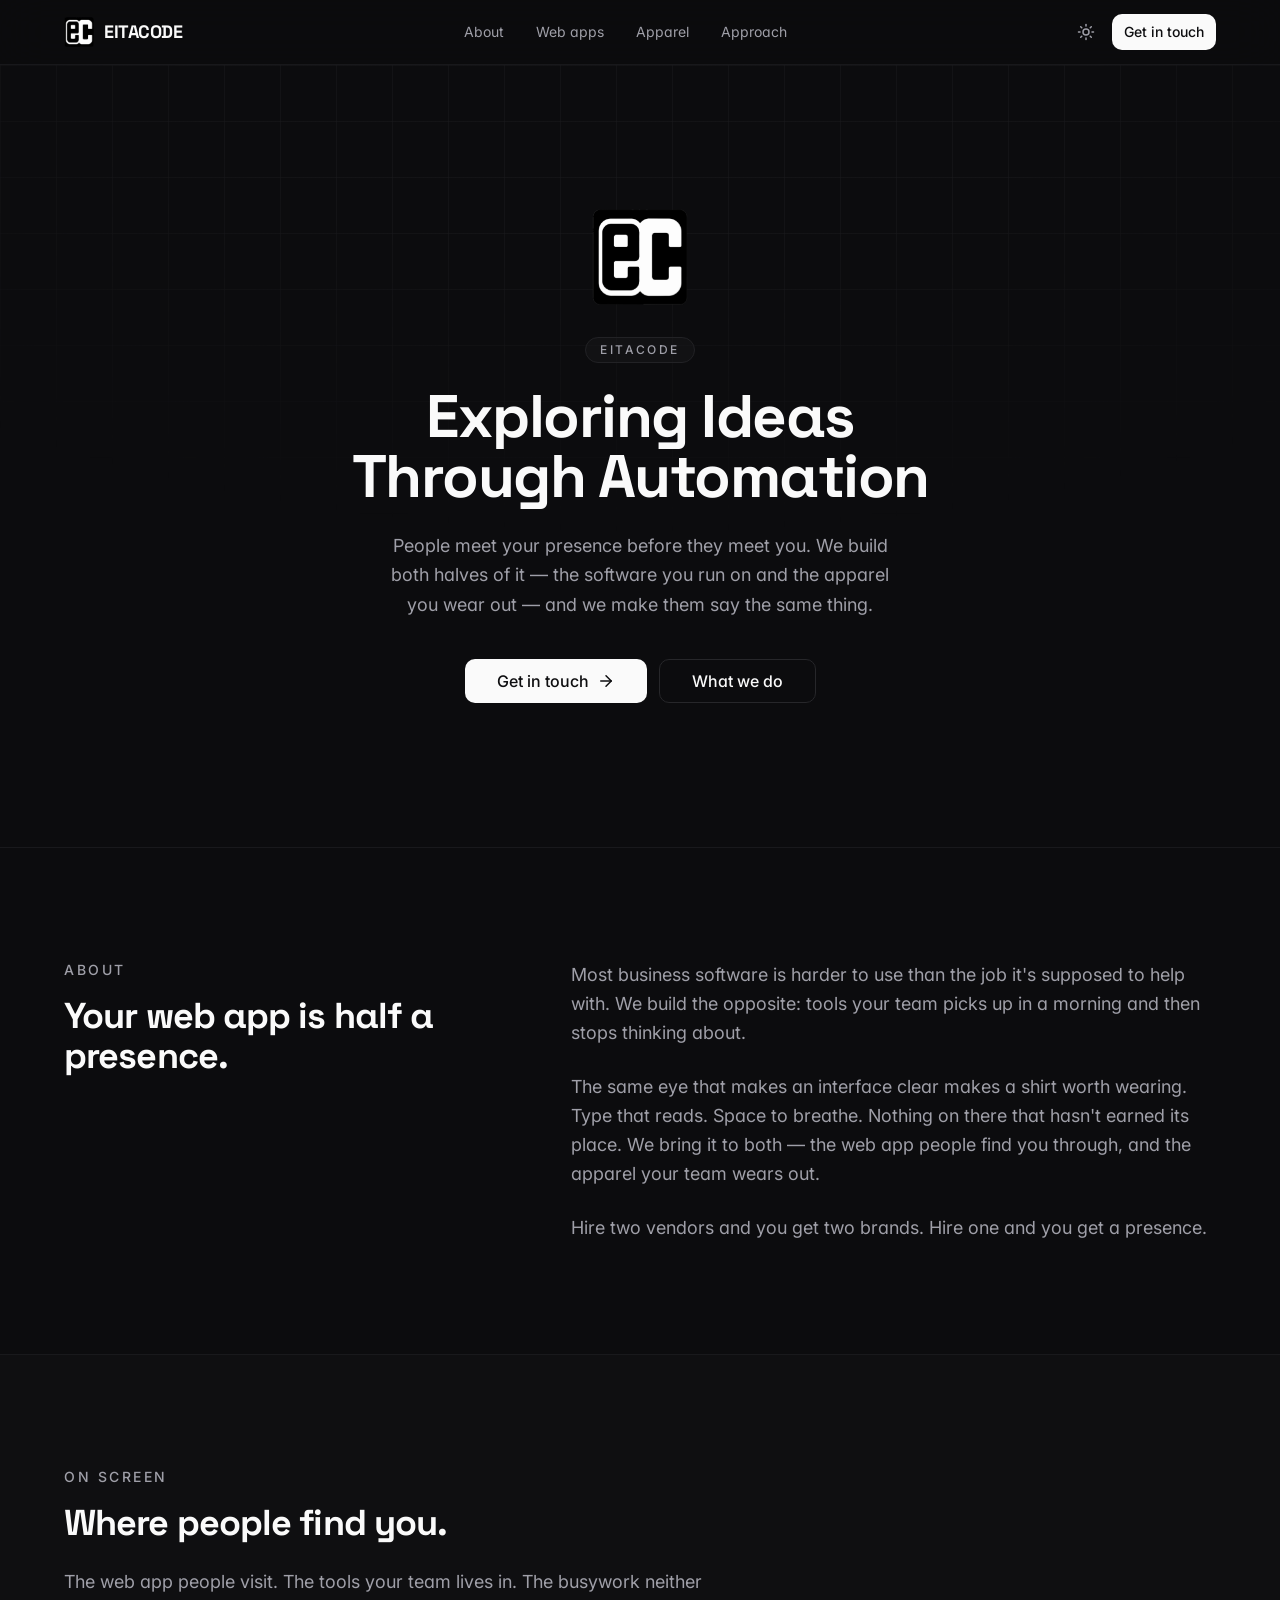
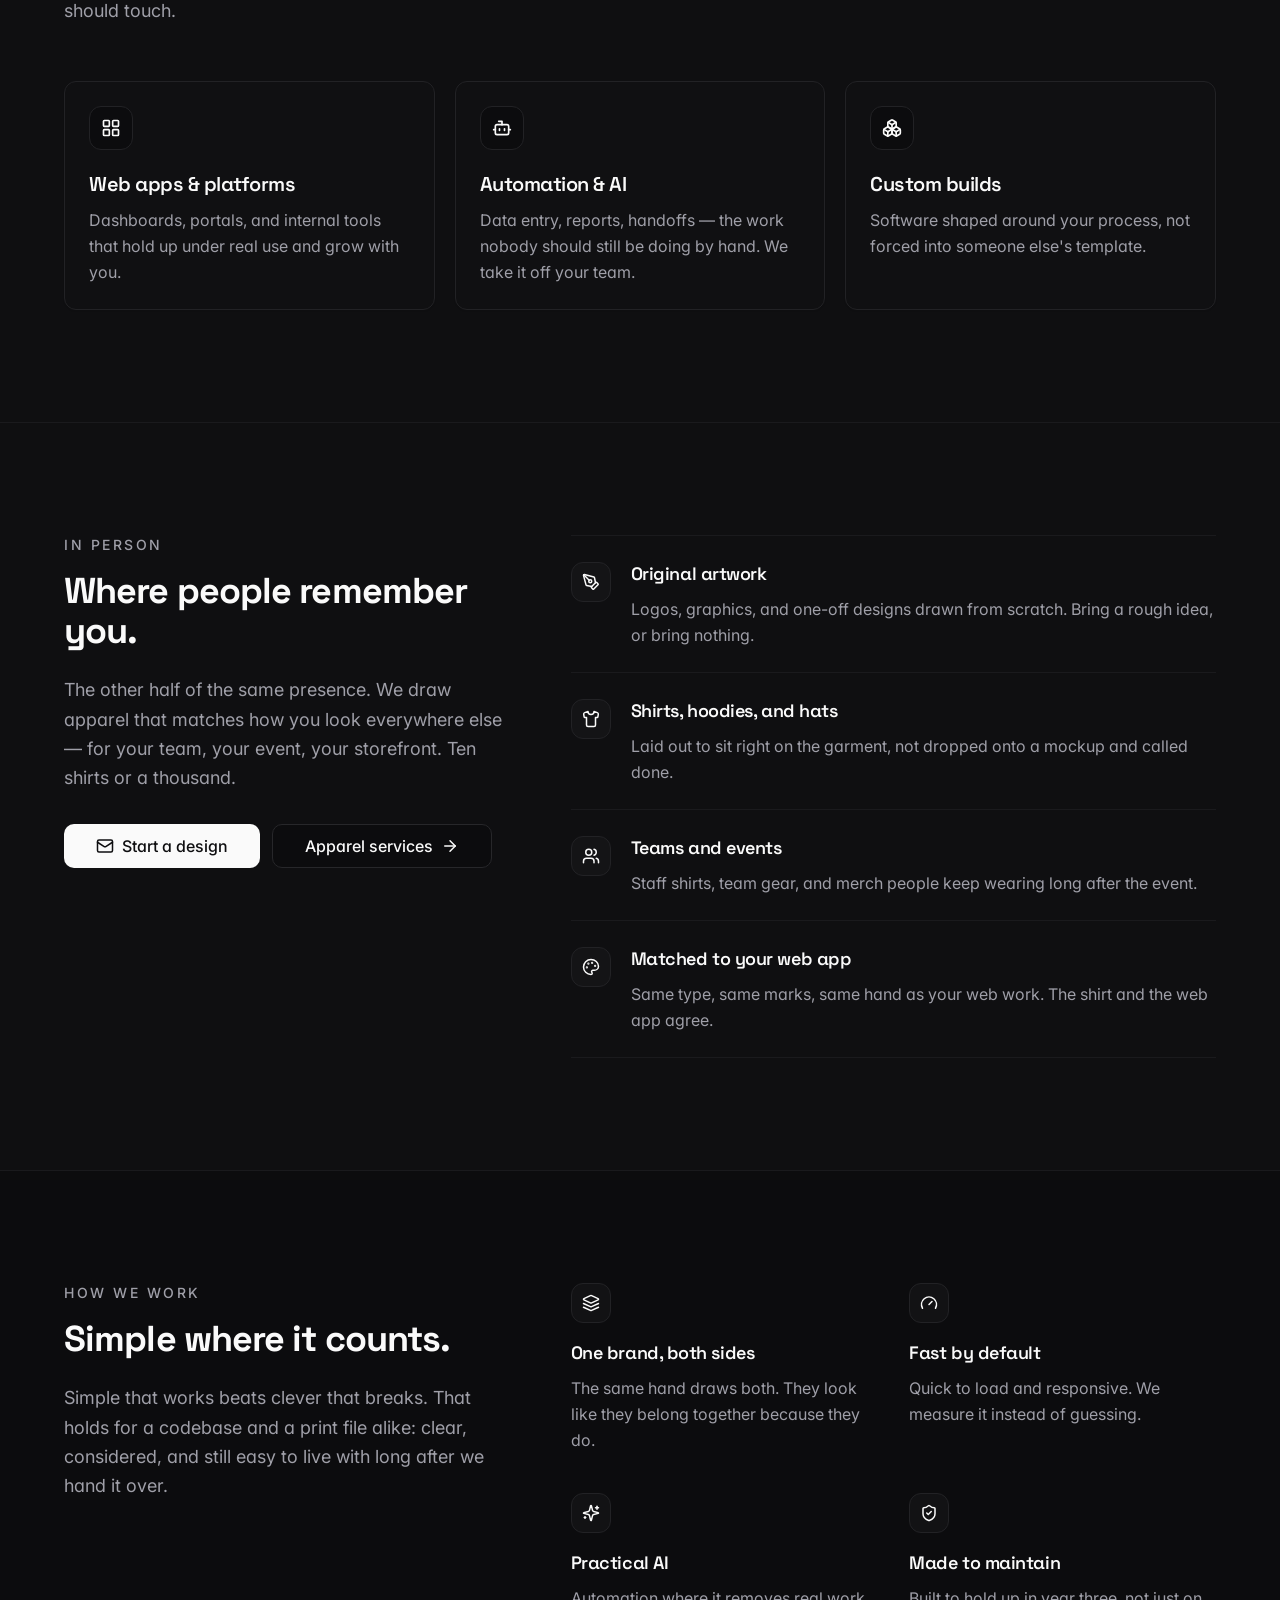
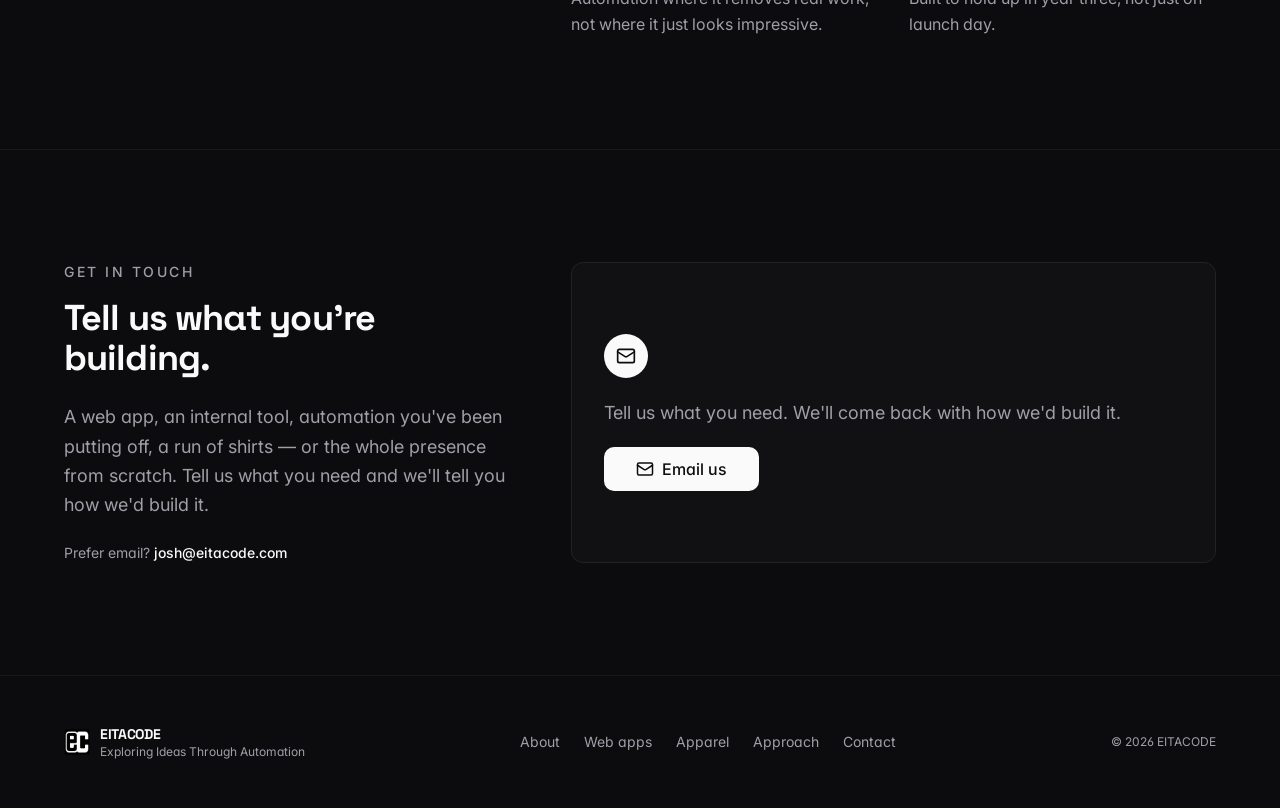
<file: index.html>
<!doctype html>
<html lang="en">
	<head>
		<meta charset="utf-8" />
		<link rel="icon" type="image/png" href="./logo-dark-mode.png" />
		<link rel="apple-touch-icon" href="./logo-dark-mode.png" />
		<meta name="viewport" content="width=device-width, initial-scale=1" />
		<meta
			name="description"
			content="EITACODE builds both halves of your presence: the software you run on and the apparel you wear out. Web apps, AI-assisted automation, and custom apparel design from the same hand."
		/>
		<meta name="theme-color" content="#0a0a0b" />

		<!-- Social / Open Graph -->
		<meta property="og:type" content="website" />
		<meta property="og:title" content="EITACODE — Exploring Ideas Through Automation" />
		<meta
			property="og:description"
			content="Both halves of your presence, from the same hand. Web apps, automation, and custom apparel design."
		/>
		<meta name="twitter:card" content="summary_large_image" />

		<!-- Fonts: Space Grotesk (display) + Inter (body) -->
		<link rel="preconnect" href="https://fonts.googleapis.com" />
		<link rel="preconnect" href="https://fonts.gstatic.com" crossorigin />
		<link
			href="https://fonts.googleapis.com/css2?family=Inter:wght@400;500;600&family=Space+Grotesk:wght@500;600;700&display=swap"
			rel="stylesheet"
		/>

		<script>
			// Apply theme before first paint to avoid a flash of the wrong theme.
			// EITACODE is dark-mode-first: default to dark unless the visitor has
			// explicitly chosen light.
			(function () {
				try {
					var stored = localStorage.getItem('theme');
					document.documentElement.classList.toggle('dark', stored !== 'light');
				} catch (e) {
					document.documentElement.classList.add('dark');
				}
			})();
		</script>
		<link href="./_app/immutable/entry/start.CfRuFoFL.js" rel="modulepreload">
		<link href="./_app/immutable/chunks/BXRbO9mi.js" rel="modulepreload">
		<link href="./_app/immutable/chunks/wCVaY_Od.js" rel="modulepreload">
		<link href="./_app/immutable/entry/app.B_jtZFco.js" rel="modulepreload">
		<link href="./_app/immutable/chunks/BOhk_5AO.js" rel="modulepreload">
		<link href="./_app/immutable/nodes/0.ezoejJN5.js" rel="modulepreload">
		<link href="./_app/immutable/nodes/2.CEtzB9de.js" rel="modulepreload">
		<link href="./_app/immutable/chunks/CFaw5aOH.js" rel="modulepreload">
		<title>EITACODE — Exploring Ideas Through Automation</title><!-- HEAD_svelte-1tvi328_START --><!-- HEAD_svelte-1tvi328_END -->
		<link href="./_app/immutable/assets/0.Di1r-ZXx.css" rel="stylesheet">
	</head>
	<body
		data-sveltekit-preload-data="hover"
		class="min-h-dvh bg-background text-foreground antialiased"
	>
		<div style="display: contents">   <header class="sticky top-0 z-50 w-full border-b border-border/60 bg-background/70 backdrop-blur-xl"><div class="container flex h-16 items-center justify-between gap-4"><a href="#top" class="flex items-center gap-2.5 font-display text-lg font-bold tracking-tight"><img src="/logo-light-mode.png" width="30" height="30" alt="EITACODE" decoding="async" class="block shrink-0 dark:hidden"> <img src="/logo-dark-mode.png" width="30" height="30" alt="" aria-hidden="true" decoding="async" class="hidden shrink-0 dark:block"> <span data-svelte-h="svelte-3pof82">EITACODE</span></a> <nav class="hidden items-center gap-8 md:flex"><a href="#philosophy" class="text-sm text-muted-foreground transition-colors hover:text-foreground">About </a><a href="#build" class="text-sm text-muted-foreground transition-colors hover:text-foreground">Web apps </a><a href="#apparel" class="text-sm text-muted-foreground transition-colors hover:text-foreground">Apparel </a><a href="#approach" class="text-sm text-muted-foreground transition-colors hover:text-foreground">Approach </a></nav> <div class="flex items-center gap-2"><button type="button" class="inline-flex h-9 w-9 items-center justify-center rounded-md text-muted-foreground transition-colors hover:bg-accent hover:text-foreground focus-visible:outline-none focus-visible:ring-2 focus-visible:ring-ring" aria-label="Switch to light mode"><svg xmlns="http://www.w3.org/2000/svg" width="18" height="18" viewBox="0 0 24 24" fill="none" stroke="currentColor" stroke-width="2" stroke-linecap="round" stroke-linejoin="round" class="lucide-icon lucide lucide-sun"><circle cx="12" cy="12" r="4"></circle><path d="M12 2v2"></path><path d="M12 20v2"></path><path d="m4.93 4.93 1.41 1.41"></path><path d="m17.66 17.66 1.41 1.41"></path><path d="M2 12h2"></path><path d="M20 12h2"></path><path d="m6.34 17.66-1.41 1.41"></path><path d="m19.07 4.93-1.41 1.41"></path></svg></button> <a href="#contact" class="items-center justify-center gap-2 whitespace-nowrap text-sm font-medium ring-offset-background transition-colors focus-visible:outline-none focus-visible:ring-2 focus-visible:ring-ring focus-visible:ring-offset-2 disabled:pointer-events-none disabled:opacity-50 bg-primary text-primary-foreground hover:bg-primary/90 h-9 rounded-md px-3 hidden sm:inline-flex">Get in touch</a></div></div></header> <main><section id="top" class="relative overflow-hidden border-b border-border/60"><div class="pointer-events-none absolute inset-0 grid-backdrop opacity-70" aria-hidden="true"></div> <div class="container relative flex flex-col items-center py-28 text-center sm:py-36"><div class="mb-8 animate-fade-up"><img src="/logo-light-mode.png" width="96" height="96" alt="EITACODE" decoding="async" class="block shrink-0 dark:hidden"> <img src="/logo-dark-mode.png" width="96" height="96" alt="" aria-hidden="true" decoding="async" class="hidden shrink-0 dark:block"></div> <span class="animate-fade-up mb-6 inline-flex items-center rounded-full border border-border bg-secondary/40 px-3.5 py-1 text-xs font-medium uppercase tracking-[0.2em] text-muted-foreground" data-svelte-h="svelte-86vnze">EITACODE</span> <h1 class="animate-fade-up max-w-4xl font-display text-4xl font-bold leading-[1.08] tracking-tight sm:text-6xl" data-svelte-h="svelte-dhobaq">Exploring Ideas<br class="hidden sm:block"> Through Automation</h1> <p class="animate-fade-up mt-6 max-w-2xl text-balance text-lg leading-relaxed text-muted-foreground" data-svelte-h="svelte-16765hf">People meet your presence before they meet you. We build both halves of it — the software you
			run on and the apparel you wear out — and we make them say the same thing.</p> <div class="animate-fade-up mt-10 flex flex-col gap-3 sm:flex-row"><a href="#contact" class="inline-flex items-center justify-center gap-2 whitespace-nowrap font-medium ring-offset-background transition-colors focus-visible:outline-none focus-visible:ring-2 focus-visible:ring-ring focus-visible:ring-offset-2 disabled:pointer-events-none disabled:opacity-50 bg-primary text-primary-foreground hover:bg-primary/90 h-11 rounded-md px-8 text-base">Get in touch
				<svg xmlns="http://www.w3.org/2000/svg" width="18" height="18" viewBox="0 0 24 24" fill="none" stroke="currentColor" stroke-width="2" stroke-linecap="round" stroke-linejoin="round" class="lucide-icon lucide lucide-arrow-right"><path d="M5 12h14"></path><path d="m12 5 7 7-7 7"></path></svg></a> <a href="#build" class="inline-flex items-center justify-center gap-2 whitespace-nowrap font-medium ring-offset-background transition-colors focus-visible:outline-none focus-visible:ring-2 focus-visible:ring-ring focus-visible:ring-offset-2 disabled:pointer-events-none disabled:opacity-50 border border-input bg-background hover:bg-accent hover:text-accent-foreground h-11 rounded-md px-8 text-base">What we do</a></div></div></section> <section id="philosophy" class="border-b border-border/60" data-svelte-h="svelte-t7p601"><div class="container grid gap-10 py-24 sm:py-28 md:grid-cols-12 md:gap-16"><div class="md:col-span-5"><p class="mb-4 text-sm font-medium uppercase tracking-[0.18em] text-muted-foreground">About</p> <h2 class="font-display text-3xl font-bold leading-tight tracking-tight sm:text-4xl">Your web app is half a presence.</h2></div> <div class="space-y-6 text-lg leading-relaxed text-muted-foreground md:col-span-7"><p>Most business software is harder to use than the job it&#39;s supposed to help with. We build
				the opposite: tools your team picks up in a morning and then stops thinking about.</p> <p>The same eye that makes an interface clear makes a shirt worth wearing. Type that reads.
				Space to breathe. Nothing on there that hasn&#39;t earned its place. We bring it to both — the
				web app people find you through, and the apparel your team wears out.</p> <p>Hire two vendors and you get two brands. Hire one and you get a presence.</p></div></div></section> <section id="build" class="border-b border-border/60 bg-secondary/20"><div class="container py-24 sm:py-28"><div class="mb-14 max-w-2xl" data-svelte-h="svelte-1q05svw"><p class="mb-4 text-sm font-medium uppercase tracking-[0.18em] text-muted-foreground">On screen</p> <h2 class="font-display text-3xl font-bold leading-tight tracking-tight sm:text-4xl">Where people find you.</h2> <p class="mt-6 text-lg leading-relaxed text-muted-foreground">The web app people visit. The tools your team lives in. The busywork neither should touch.</p></div> <div class="grid gap-5 md:grid-cols-3"><div class="rounded-xl border text-card-foreground shadow-sm h-full bg-card/60 transition-colors hover:border-foreground/20"><div class="flex flex-col space-y-1.5 p-6"><div class="mb-4 inline-flex h-11 w-11 items-center justify-center rounded-lg border border-border bg-background text-foreground"><svg xmlns="http://www.w3.org/2000/svg" width="20" height="20" viewBox="0 0 24 24" fill="none" stroke="currentColor" stroke-width="2" stroke-linecap="round" stroke-linejoin="round" class="lucide-icon lucide lucide-layout-grid"><rect width="7" height="7" x="3" y="3" rx="1"></rect><rect width="7" height="7" x="14" y="3" rx="1"></rect><rect width="7" height="7" x="14" y="14" rx="1"></rect><rect width="7" height="7" x="3" y="14" rx="1"></rect></svg></div> <h3 class="font-display text-xl font-semibold leading-tight tracking-tight">Web apps &amp; platforms</h3> <p class="text-muted-foreground pt-1 text-base leading-relaxed">Dashboards, portals, and internal tools that hold up under real use and grow with you.</p> </div> </div><div class="rounded-xl border text-card-foreground shadow-sm h-full bg-card/60 transition-colors hover:border-foreground/20"><div class="flex flex-col space-y-1.5 p-6"><div class="mb-4 inline-flex h-11 w-11 items-center justify-center rounded-lg border border-border bg-background text-foreground"><svg xmlns="http://www.w3.org/2000/svg" width="20" height="20" viewBox="0 0 24 24" fill="none" stroke="currentColor" stroke-width="2" stroke-linecap="round" stroke-linejoin="round" class="lucide-icon lucide lucide-bot"><path d="M12 8V4H8"></path><rect width="16" height="12" x="4" y="8" rx="2"></rect><path d="M2 14h2"></path><path d="M20 14h2"></path><path d="M15 13v2"></path><path d="M9 13v2"></path></svg></div> <h3 class="font-display text-xl font-semibold leading-tight tracking-tight">Automation &amp; AI</h3> <p class="text-muted-foreground pt-1 text-base leading-relaxed">Data entry, reports, handoffs — the work nobody should still be doing by hand. We take it off your team.</p> </div> </div><div class="rounded-xl border text-card-foreground shadow-sm h-full bg-card/60 transition-colors hover:border-foreground/20"><div class="flex flex-col space-y-1.5 p-6"><div class="mb-4 inline-flex h-11 w-11 items-center justify-center rounded-lg border border-border bg-background text-foreground"><svg xmlns="http://www.w3.org/2000/svg" width="20" height="20" viewBox="0 0 24 24" fill="none" stroke="currentColor" stroke-width="2" stroke-linecap="round" stroke-linejoin="round" class="lucide-icon lucide lucide-boxes"><path d="M2.97 12.92A2 2 0 0 0 2 14.63v3.24a2 2 0 0 0 .97 1.71l3 1.8a2 2 0 0 0 2.06 0L12 19v-5.5l-5-3-4.03 2.42Z"></path><path d="m7 16.5-4.74-2.85"></path><path d="m7 16.5 5-3"></path><path d="M7 16.5v5.17"></path><path d="M12 13.5V19l3.97 2.38a2 2 0 0 0 2.06 0l3-1.8a2 2 0 0 0 .97-1.71v-3.24a2 2 0 0 0-.97-1.71L17 10.5l-5 3Z"></path><path d="m17 16.5-5-3"></path><path d="m17 16.5 4.74-2.85"></path><path d="M17 16.5v5.17"></path><path d="M7.97 4.42A2 2 0 0 0 7 6.13v4.37l5 3 5-3V6.13a2 2 0 0 0-.97-1.71l-3-1.8a2 2 0 0 0-2.06 0l-3 1.8Z"></path><path d="M12 8 7.26 5.15"></path><path d="m12 8 4.74-2.85"></path><path d="M12 13.5V8"></path></svg></div> <h3 class="font-display text-xl font-semibold leading-tight tracking-tight">Custom builds</h3> <p class="text-muted-foreground pt-1 text-base leading-relaxed">Software shaped around your process, not forced into someone else's template.</p> </div> </div></div></div></section> <section id="apparel" class="border-b border-border/60 bg-secondary/20"><div class="container grid gap-12 py-24 sm:py-28 md:grid-cols-12 md:gap-16"><div class="md:col-span-5"><p class="mb-4 text-sm font-medium uppercase tracking-[0.18em] text-muted-foreground" data-svelte-h="svelte-1e2zga9">In person</p> <h2 class="font-display text-3xl font-bold leading-tight tracking-tight sm:text-4xl" data-svelte-h="svelte-1mdvi8l">Where people remember you.</h2> <p class="mt-6 text-lg leading-relaxed text-muted-foreground" data-svelte-h="svelte-10anbyw">The other half of the same presence. We draw apparel that matches how you look everywhere
				else — for your team, your event, your storefront. Ten shirts or a thousand.</p> <div class="mt-8 flex flex-col gap-3 sm:flex-row"><a href="mailto:josh@eitacode.com?subject=Custom%20apparel%20design" class="inline-flex items-center justify-center gap-2 whitespace-nowrap font-medium ring-offset-background transition-colors focus-visible:outline-none focus-visible:ring-2 focus-visible:ring-ring focus-visible:ring-offset-2 disabled:pointer-events-none disabled:opacity-50 bg-primary text-primary-foreground hover:bg-primary/90 h-11 rounded-md px-8 text-base"><svg xmlns="http://www.w3.org/2000/svg" width="18" height="18" viewBox="0 0 24 24" fill="none" stroke="currentColor" stroke-width="2" stroke-linecap="round" stroke-linejoin="round" class="lucide-icon lucide lucide-mail"><rect width="20" height="16" x="2" y="4" rx="2"></rect><path d="m22 7-8.97 5.7a1.94 1.94 0 0 1-2.06 0L2 7"></path></svg>
					Start a design</a> <a href="/apparel" class="inline-flex items-center justify-center gap-2 whitespace-nowrap font-medium ring-offset-background transition-colors focus-visible:outline-none focus-visible:ring-2 focus-visible:ring-ring focus-visible:ring-offset-2 disabled:pointer-events-none disabled:opacity-50 border border-input bg-background hover:bg-accent hover:text-accent-foreground h-11 rounded-md px-8 text-base">Apparel services
					<svg xmlns="http://www.w3.org/2000/svg" width="18" height="18" viewBox="0 0 24 24" fill="none" stroke="currentColor" stroke-width="2" stroke-linecap="round" stroke-linejoin="round" class="lucide-icon lucide lucide-arrow-right"><path d="M5 12h14"></path><path d="m12 5 7 7-7 7"></path></svg></a></div></div> <div class="md:col-span-7"><div class="divide-y divide-border/60 border-y border-border/60"><div class="flex gap-5 py-6"><div class="mt-0.5 inline-flex h-10 w-10 shrink-0 items-center justify-center rounded-lg border border-border bg-secondary/40 text-foreground"><svg xmlns="http://www.w3.org/2000/svg" width="18" height="18" viewBox="0 0 24 24" fill="none" stroke="currentColor" stroke-width="2" stroke-linecap="round" stroke-linejoin="round" class="lucide-icon lucide lucide-pen-tool"><path d="M15.707 21.293a1 1 0 0 1-1.414 0l-1.586-1.586a1 1 0 0 1 0-1.414l5.586-5.586a1 1 0 0 1 1.414 0l1.586 1.586a1 1 0 0 1 0 1.414z"></path><path d="m18 13-1.375-6.874a1 1 0 0 0-.746-.776L3.235 2.028a1 1 0 0 0-1.207 1.207L5.35 15.879a1 1 0 0 0 .776.746L13 18"></path><path d="m2.3 2.3 7.286 7.286"></path><circle cx="11" cy="11" r="2"></circle></svg></div> <div><h3 class="font-display text-lg font-semibold tracking-tight">Original artwork</h3> <p class="mt-2 leading-relaxed text-muted-foreground">Logos, graphics, and one-off designs drawn from scratch. Bring a rough idea, or bring nothing.</p></div> </div><div class="flex gap-5 py-6"><div class="mt-0.5 inline-flex h-10 w-10 shrink-0 items-center justify-center rounded-lg border border-border bg-secondary/40 text-foreground"><svg xmlns="http://www.w3.org/2000/svg" width="18" height="18" viewBox="0 0 24 24" fill="none" stroke="currentColor" stroke-width="2" stroke-linecap="round" stroke-linejoin="round" class="lucide-icon lucide lucide-shirt"><path d="M20.38 3.46 16 2a4 4 0 0 1-8 0L3.62 3.46a2 2 0 0 0-1.34 2.23l.58 3.47a1 1 0 0 0 .99.84H6v10c0 1.1.9 2 2 2h8a2 2 0 0 0 2-2V10h2.15a1 1 0 0 0 .99-.84l.58-3.47a2 2 0 0 0-1.34-2.23z"></path></svg></div> <div><h3 class="font-display text-lg font-semibold tracking-tight">Shirts, hoodies, and hats</h3> <p class="mt-2 leading-relaxed text-muted-foreground">Laid out to sit right on the garment, not dropped onto a mockup and called done.</p></div> </div><div class="flex gap-5 py-6"><div class="mt-0.5 inline-flex h-10 w-10 shrink-0 items-center justify-center rounded-lg border border-border bg-secondary/40 text-foreground"><svg xmlns="http://www.w3.org/2000/svg" width="18" height="18" viewBox="0 0 24 24" fill="none" stroke="currentColor" stroke-width="2" stroke-linecap="round" stroke-linejoin="round" class="lucide-icon lucide lucide-users"><path d="M16 21v-2a4 4 0 0 0-4-4H6a4 4 0 0 0-4 4v2"></path><circle cx="9" cy="7" r="4"></circle><path d="M22 21v-2a4 4 0 0 0-3-3.87"></path><path d="M16 3.13a4 4 0 0 1 0 7.75"></path></svg></div> <div><h3 class="font-display text-lg font-semibold tracking-tight">Teams and events</h3> <p class="mt-2 leading-relaxed text-muted-foreground">Staff shirts, team gear, and merch people keep wearing long after the event.</p></div> </div><div class="flex gap-5 py-6"><div class="mt-0.5 inline-flex h-10 w-10 shrink-0 items-center justify-center rounded-lg border border-border bg-secondary/40 text-foreground"><svg xmlns="http://www.w3.org/2000/svg" width="18" height="18" viewBox="0 0 24 24" fill="none" stroke="currentColor" stroke-width="2" stroke-linecap="round" stroke-linejoin="round" class="lucide-icon lucide lucide-palette"><circle cx="13.5" cy="6.5" r=".5" fill="currentColor"></circle><circle cx="17.5" cy="10.5" r=".5" fill="currentColor"></circle><circle cx="8.5" cy="7.5" r=".5" fill="currentColor"></circle><circle cx="6.5" cy="12.5" r=".5" fill="currentColor"></circle><path d="M12 2C6.5 2 2 6.5 2 12s4.5 10 10 10c.926 0 1.648-.746 1.648-1.688 0-.437-.18-.835-.437-1.125-.29-.289-.438-.652-.438-1.125a1.64 1.64 0 0 1 1.668-1.668h1.996c3.051 0 5.555-2.503 5.555-5.554C21.965 6.012 17.461 2 12 2z"></path></svg></div> <div><h3 class="font-display text-lg font-semibold tracking-tight">Matched to your web app</h3> <p class="mt-2 leading-relaxed text-muted-foreground">Same type, same marks, same hand as your web work. The shirt and the web app agree.</p></div> </div></div></div></div></section> <section id="approach" class="border-b border-border/60"><div class="container grid gap-12 py-24 sm:py-28 md:grid-cols-12 md:gap-16"><div class="md:col-span-5" data-svelte-h="svelte-124s6gf"><p class="mb-4 text-sm font-medium uppercase tracking-[0.18em] text-muted-foreground">How we work</p> <h2 class="font-display text-3xl font-bold leading-tight tracking-tight sm:text-4xl">Simple where it counts.</h2> <p class="mt-6 text-lg leading-relaxed text-muted-foreground">Simple that works beats clever that breaks. That holds for a codebase and a print file
				alike: clear, considered, and still easy to live with long after we hand it over.</p></div> <div class="grid gap-x-8 gap-y-10 sm:grid-cols-2 md:col-span-7"><div><div class="mb-4 inline-flex h-10 w-10 items-center justify-center rounded-lg border border-border bg-secondary/40 text-foreground"><svg xmlns="http://www.w3.org/2000/svg" width="18" height="18" viewBox="0 0 24 24" fill="none" stroke="currentColor" stroke-width="2" stroke-linecap="round" stroke-linejoin="round" class="lucide-icon lucide lucide-layers"><path d="m12.83 2.18a2 2 0 0 0-1.66 0L2.6 6.08a1 1 0 0 0 0 1.83l8.58 3.91a2 2 0 0 0 1.66 0l8.58-3.9a1 1 0 0 0 0-1.83Z"></path><path d="m22 17.65-9.17 4.16a2 2 0 0 1-1.66 0L2 17.65"></path><path d="m22 12.65-9.17 4.16a2 2 0 0 1-1.66 0L2 12.65"></path></svg></div> <h3 class="font-display text-lg font-semibold tracking-tight">One brand, both sides</h3> <p class="mt-2 leading-relaxed text-muted-foreground">The same hand draws both. They look like they belong together because they do.</p> </div><div><div class="mb-4 inline-flex h-10 w-10 items-center justify-center rounded-lg border border-border bg-secondary/40 text-foreground"><svg xmlns="http://www.w3.org/2000/svg" width="18" height="18" viewBox="0 0 24 24" fill="none" stroke="currentColor" stroke-width="2" stroke-linecap="round" stroke-linejoin="round" class="lucide-icon lucide lucide-gauge"><path d="m12 14 4-4"></path><path d="M3.34 19a10 10 0 1 1 17.32 0"></path></svg></div> <h3 class="font-display text-lg font-semibold tracking-tight">Fast by default</h3> <p class="mt-2 leading-relaxed text-muted-foreground">Quick to load and responsive. We measure it instead of guessing.</p> </div><div><div class="mb-4 inline-flex h-10 w-10 items-center justify-center rounded-lg border border-border bg-secondary/40 text-foreground"><svg xmlns="http://www.w3.org/2000/svg" width="18" height="18" viewBox="0 0 24 24" fill="none" stroke="currentColor" stroke-width="2" stroke-linecap="round" stroke-linejoin="round" class="lucide-icon lucide lucide-sparkles"><path d="M9.937 15.5A2 2 0 0 0 8.5 14.063l-6.135-1.582a.5.5 0 0 1 0-.962L8.5 9.936A2 2 0 0 0 9.937 8.5l1.582-6.135a.5.5 0 0 1 .963 0L14.063 8.5A2 2 0 0 0 15.5 9.937l6.135 1.581a.5.5 0 0 1 0 .964L15.5 14.063a2 2 0 0 0-1.437 1.437l-1.582 6.135a.5.5 0 0 1-.963 0z"></path><path d="M20 3v4"></path><path d="M22 5h-4"></path><path d="M4 17v2"></path><path d="M5 18H3"></path></svg></div> <h3 class="font-display text-lg font-semibold tracking-tight">Practical AI</h3> <p class="mt-2 leading-relaxed text-muted-foreground">Automation where it removes real work, not where it just looks impressive.</p> </div><div><div class="mb-4 inline-flex h-10 w-10 items-center justify-center rounded-lg border border-border bg-secondary/40 text-foreground"><svg xmlns="http://www.w3.org/2000/svg" width="18" height="18" viewBox="0 0 24 24" fill="none" stroke="currentColor" stroke-width="2" stroke-linecap="round" stroke-linejoin="round" class="lucide-icon lucide lucide-shield-check"><path d="M20 13c0 5-3.5 7.5-7.66 8.95a1 1 0 0 1-.67-.01C7.5 20.5 4 18 4 13V6a1 1 0 0 1 1-1c2 0 4.5-1.2 6.24-2.72a1.17 1.17 0 0 1 1.52 0C14.51 3.81 17 5 19 5a1 1 0 0 1 1 1z"></path><path d="m9 12 2 2 4-4"></path></svg></div> <h3 class="font-display text-lg font-semibold tracking-tight">Made to maintain</h3> <p class="mt-2 leading-relaxed text-muted-foreground">Built to hold up in year three, not just on launch day.</p> </div></div></div></section>  <section id="contact" class="border-b border-border/60"><div class="container grid gap-12 py-24 sm:py-28 md:grid-cols-12 md:gap-16"><div class="md:col-span-5"><p class="mb-4 text-sm font-medium uppercase tracking-[0.18em] text-muted-foreground" data-svelte-h="svelte-1ja6to3">Get in touch</p> <h2 class="font-display text-3xl font-bold leading-tight tracking-tight sm:text-4xl" data-svelte-h="svelte-1hjw8ur">Tell us what you&#39;re building.</h2> <p class="mt-6 text-lg leading-relaxed text-muted-foreground" data-svelte-h="svelte-1gvw5ze">A web app, an internal tool, automation you&#39;ve been putting off, a run of shirts — or the
				whole presence from scratch. Tell us what you need and we&#39;ll tell you how we&#39;d build it.</p> <p class="mt-6 text-sm text-muted-foreground">Prefer email? <a href="mailto:josh@eitacode.com" class="font-medium text-foreground underline-offset-4 hover:underline">josh@eitacode.com</a></p></div> <div class="md:col-span-7"><div class="flex h-full flex-col items-start justify-center gap-5 rounded-xl border border-border bg-card p-8"><div class="inline-flex h-11 w-11 items-center justify-center rounded-full bg-foreground text-background"><svg xmlns="http://www.w3.org/2000/svg" width="20" height="20" viewBox="0 0 24 24" fill="none" stroke="currentColor" stroke-width="2" stroke-linecap="round" stroke-linejoin="round" class="lucide-icon lucide lucide-mail"><rect width="20" height="16" x="2" y="4" rx="2"></rect><path d="m22 7-8.97 5.7a1.94 1.94 0 0 1-2.06 0L2 7"></path></svg></div> <p class="text-lg leading-relaxed text-muted-foreground" data-svelte-h="svelte-a0u2dg">Tell us what you need. We&#39;ll come back with how we&#39;d build it.</p> <a href="mailto:josh@eitacode.com" class="inline-flex items-center justify-center gap-2 whitespace-nowrap font-medium ring-offset-background transition-colors focus-visible:outline-none focus-visible:ring-2 focus-visible:ring-ring focus-visible:ring-offset-2 disabled:pointer-events-none disabled:opacity-50 bg-primary text-primary-foreground hover:bg-primary/90 h-11 rounded-md px-8 text-base"><svg xmlns="http://www.w3.org/2000/svg" width="18" height="18" viewBox="0 0 24 24" fill="none" stroke="currentColor" stroke-width="2" stroke-linecap="round" stroke-linejoin="round" class="lucide-icon lucide lucide-mail"><rect width="20" height="16" x="2" y="4" rx="2"></rect><path d="m22 7-8.97 5.7a1.94 1.94 0 0 1-2.06 0L2 7"></path></svg>
						Email us</a></div></div></div></section></main> <footer class="bg-background"><div class="container flex flex-col items-center justify-between gap-6 py-12 sm:flex-row sm:gap-4"><div class="flex items-center gap-2.5"><img src="/logo-light-mode.png" width="26" height="26" alt="EITACODE" decoding="async" class="block shrink-0 dark:hidden"> <img src="/logo-dark-mode.png" width="26" height="26" alt="" aria-hidden="true" decoding="async" class="hidden shrink-0 dark:block"> <div class="leading-tight" data-svelte-h="svelte-1r4gtdk"><p class="font-display text-sm font-bold tracking-tight">EITACODE</p> <p class="text-xs text-muted-foreground">Exploring Ideas Through Automation</p></div></div> <nav class="flex flex-wrap items-center justify-center gap-x-6 gap-y-2"><a href="#philosophy" class="text-sm text-muted-foreground transition-colors hover:text-foreground">About </a><a href="#build" class="text-sm text-muted-foreground transition-colors hover:text-foreground">Web apps </a><a href="#apparel" class="text-sm text-muted-foreground transition-colors hover:text-foreground">Apparel </a><a href="#approach" class="text-sm text-muted-foreground transition-colors hover:text-foreground">Approach </a><a href="#contact" class="text-sm text-muted-foreground transition-colors hover:text-foreground">Contact </a></nav> <p class="text-xs text-muted-foreground">© 2026 EITACODE</p></div></footer> 
			
			<script>
				{
					__sveltekit_1e32z5 = {
						base: new URL(".", location).pathname.slice(0, -1)
					};

					const element = document.currentScript.parentElement;

					Promise.all([
						import("./_app/immutable/entry/start.CfRuFoFL.js"),
						import("./_app/immutable/entry/app.B_jtZFco.js")
					]).then(([kit, app]) => {
						kit.start(app, element, {
							node_ids: [0, 2],
							data: [null,null],
							form: null,
							error: null
						});
					});
				}
			</script>
		</div>
	</body>
</html>
</file>
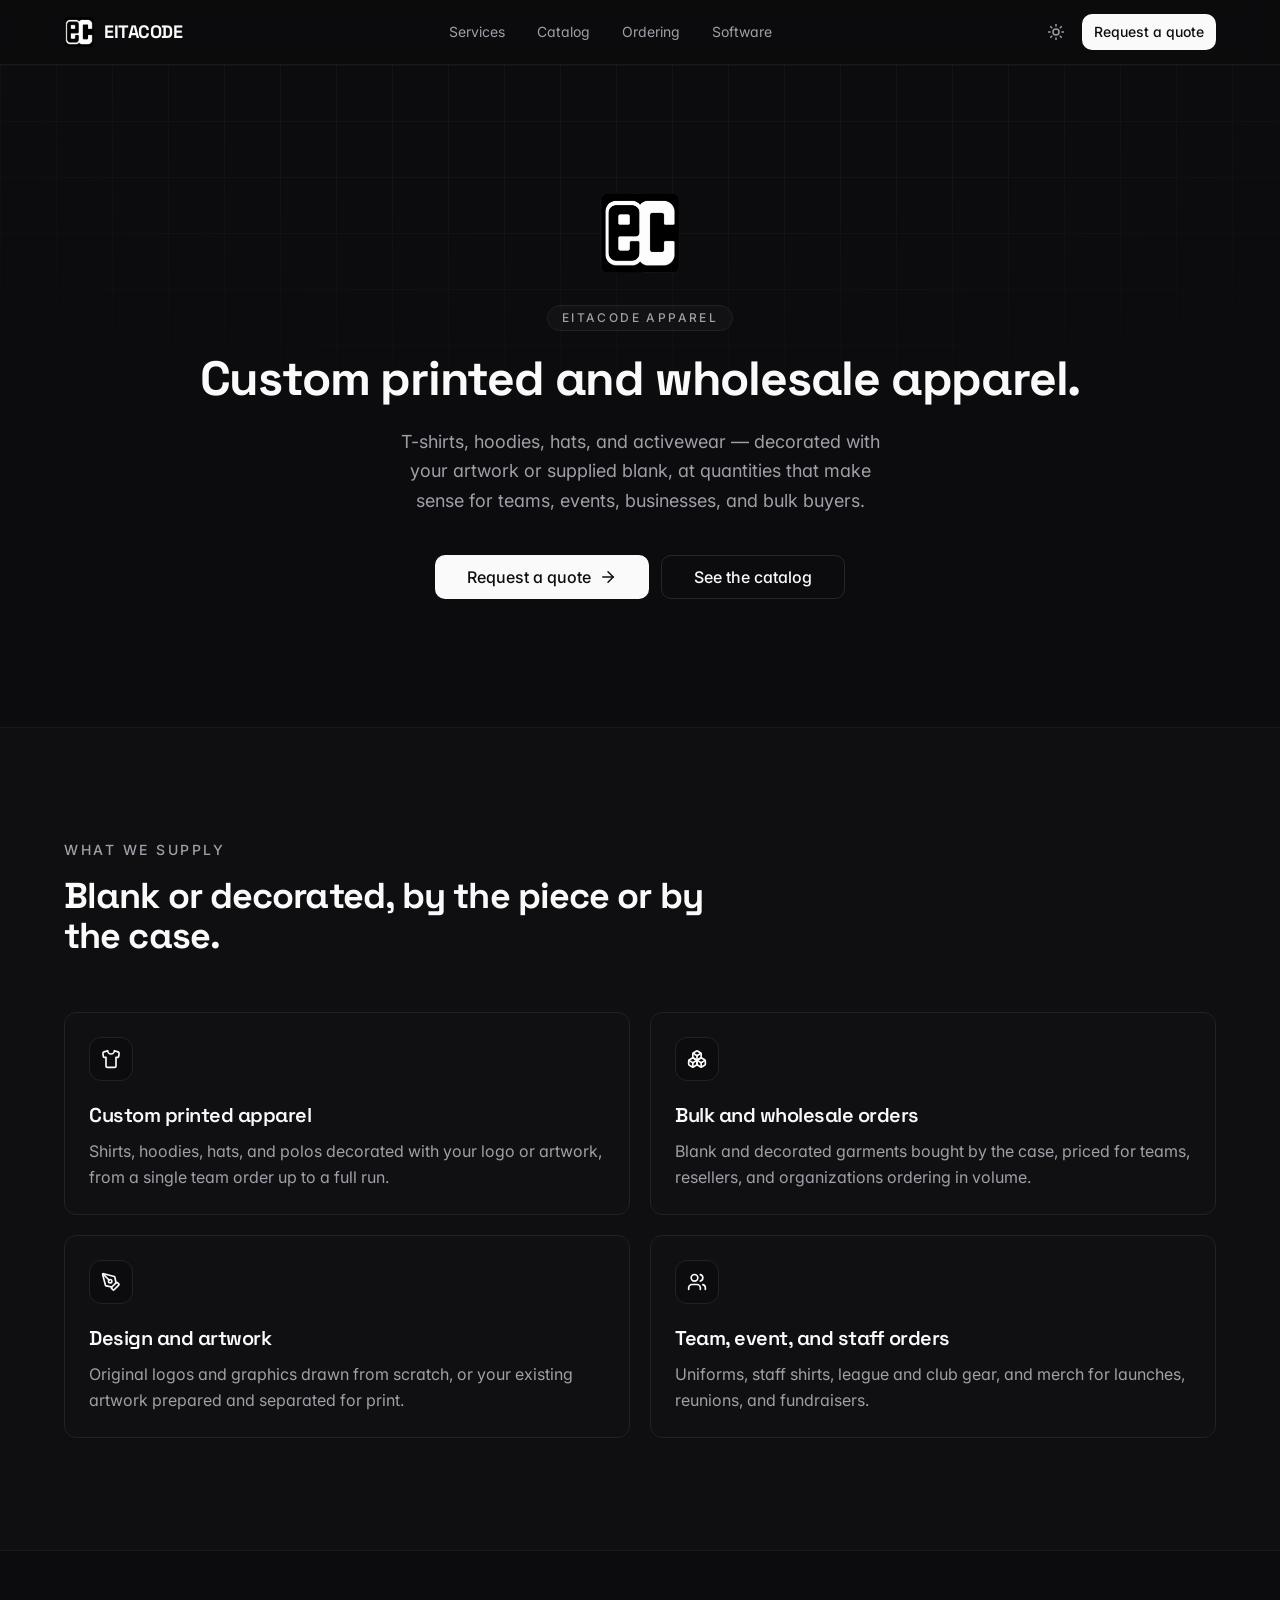
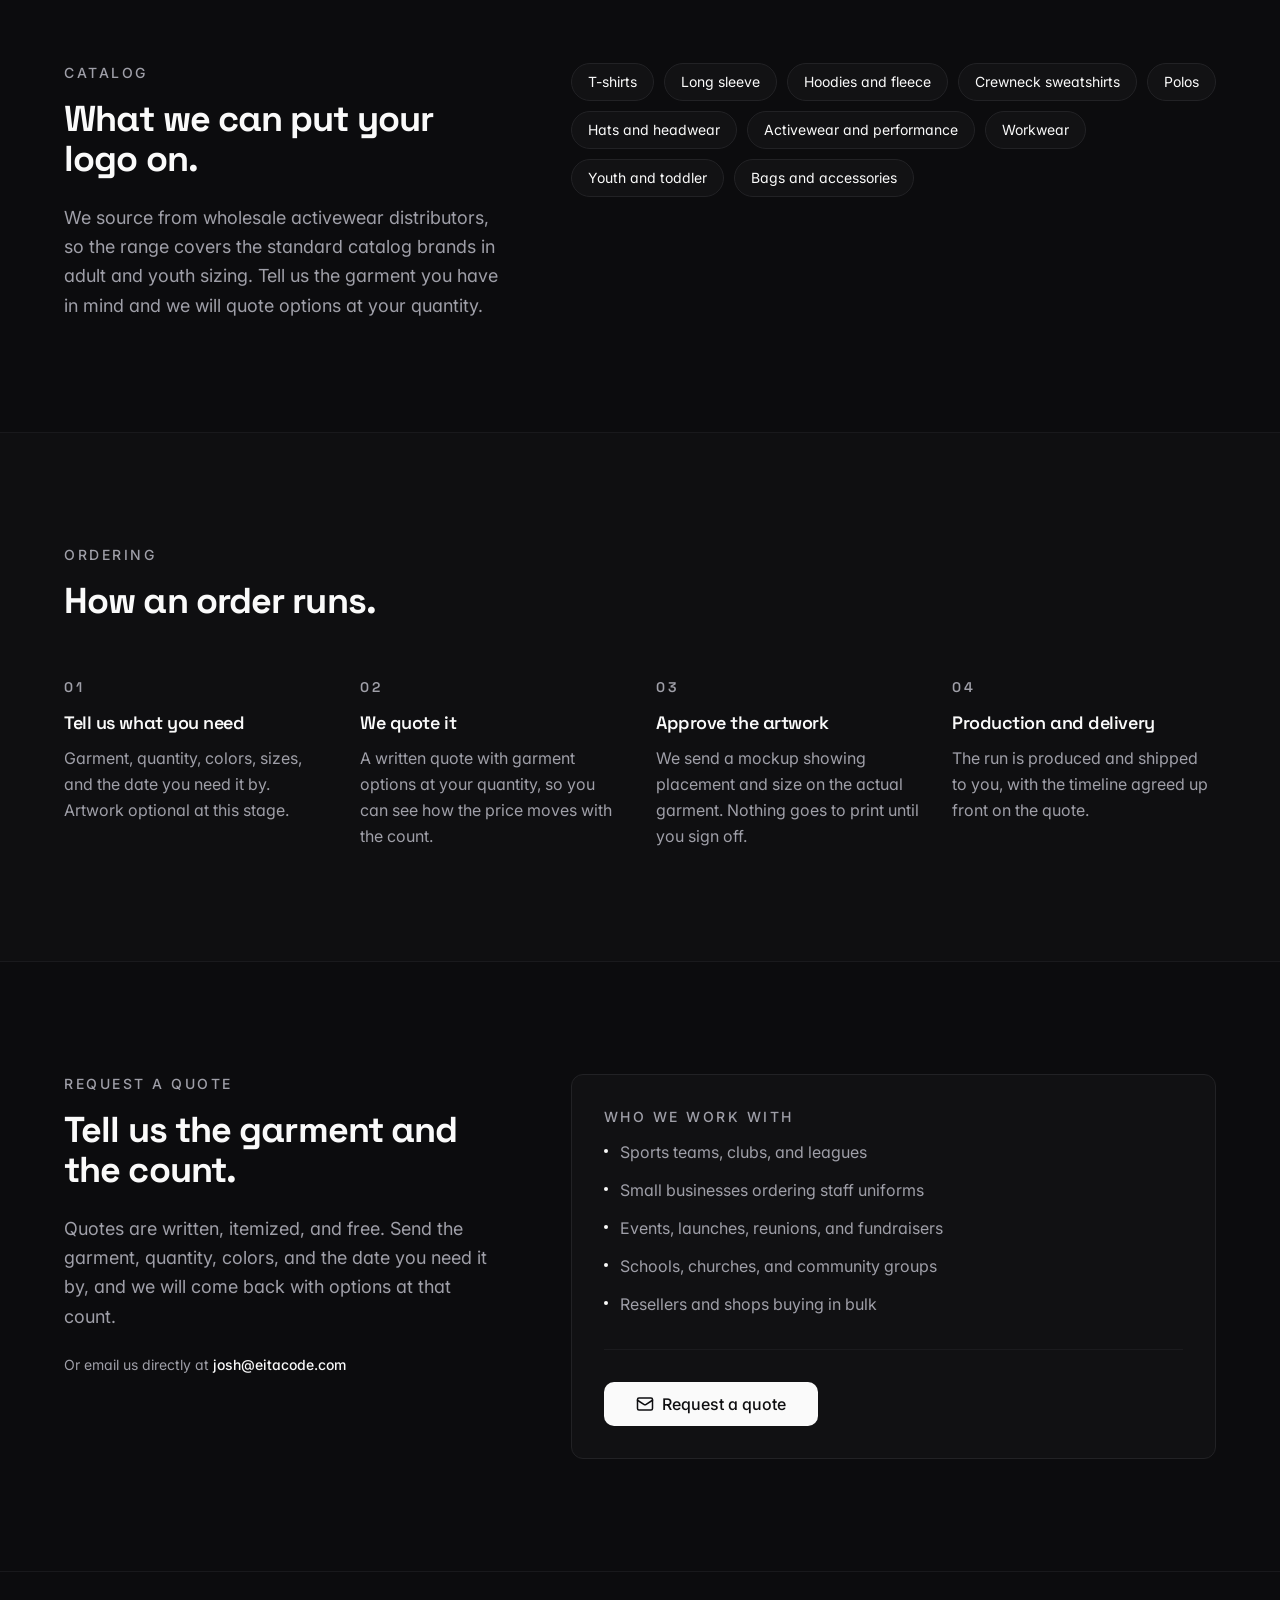
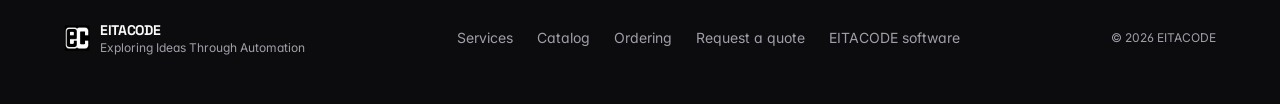
<file: apparel/index.html>
<!doctype html>
<html lang="en">
	<head>
		<meta charset="utf-8" />
		<link rel="icon" type="image/png" href="../logo-dark-mode.png" />
		<link rel="apple-touch-icon" href="../logo-dark-mode.png" />
		<meta name="viewport" content="width=device-width, initial-scale=1" />
		<meta
			name="description"
			content="EITACODE builds both halves of your presence: the software you run on and the apparel you wear out. Web apps, AI-assisted automation, and custom apparel design from the same hand."
		/>
		<meta name="theme-color" content="#0a0a0b" />

		<!-- Social / Open Graph -->
		<meta property="og:type" content="website" />
		<meta property="og:title" content="EITACODE — Exploring Ideas Through Automation" />
		<meta
			property="og:description"
			content="Both halves of your presence, from the same hand. Web apps, automation, and custom apparel design."
		/>
		<meta name="twitter:card" content="summary_large_image" />

		<!-- Fonts: Space Grotesk (display) + Inter (body) -->
		<link rel="preconnect" href="https://fonts.googleapis.com" />
		<link rel="preconnect" href="https://fonts.gstatic.com" crossorigin />
		<link
			href="https://fonts.googleapis.com/css2?family=Inter:wght@400;500;600&family=Space+Grotesk:wght@500;600;700&display=swap"
			rel="stylesheet"
		/>

		<script>
			// Apply theme before first paint to avoid a flash of the wrong theme.
			// EITACODE is dark-mode-first: default to dark unless the visitor has
			// explicitly chosen light.
			(function () {
				try {
					var stored = localStorage.getItem('theme');
					document.documentElement.classList.toggle('dark', stored !== 'light');
				} catch (e) {
					document.documentElement.classList.add('dark');
				}
			})();
		</script>
		<link href="../_app/immutable/entry/start.CfRuFoFL.js" rel="modulepreload">
		<link href="../_app/immutable/chunks/BXRbO9mi.js" rel="modulepreload">
		<link href="../_app/immutable/chunks/wCVaY_Od.js" rel="modulepreload">
		<link href="../_app/immutable/entry/app.B_jtZFco.js" rel="modulepreload">
		<link href="../_app/immutable/chunks/BOhk_5AO.js" rel="modulepreload">
		<link href="../_app/immutable/nodes/0.ezoejJN5.js" rel="modulepreload">
		<link href="../_app/immutable/nodes/3.B9jel3Qb.js" rel="modulepreload">
		<link href="../_app/immutable/chunks/CFaw5aOH.js" rel="modulepreload">
		<title>EITACODE Apparel — Custom Printed and Wholesale Apparel</title><!-- HEAD_svelte-y6tnug_START --><meta name="description" content="EITACODE Apparel supplies custom printed and blank wholesale apparel — t-shirts, hoodies, hats, polos, and activewear — for teams, events, businesses, and bulk orders. Design, decoration, and volume pricing."><meta property="og:title" content="EITACODE Apparel — Custom Printed and Wholesale Apparel"><meta property="og:description" content="Custom printed and blank wholesale apparel for teams, events, businesses, and bulk orders."><!-- HEAD_svelte-y6tnug_END -->
		<link href="../_app/immutable/assets/0.Di1r-ZXx.css" rel="stylesheet">
	</head>
	<body
		data-sveltekit-preload-data="hover"
		class="min-h-dvh bg-background text-foreground antialiased"
	>
		<div style="display: contents">   <header class="sticky top-0 z-50 w-full border-b border-border/60 bg-background/70 backdrop-blur-xl"><div class="container flex h-16 items-center justify-between gap-4"><a href="#top" class="flex items-center gap-2.5 font-display text-lg font-bold tracking-tight"><img src="/logo-light-mode.png" width="30" height="30" alt="EITACODE" decoding="async" class="block shrink-0 dark:hidden"> <img src="/logo-dark-mode.png" width="30" height="30" alt="" aria-hidden="true" decoding="async" class="hidden shrink-0 dark:block"> <span data-svelte-h="svelte-3pof82">EITACODE</span></a> <nav class="hidden items-center gap-8 md:flex"><a href="#services" class="text-sm text-muted-foreground transition-colors hover:text-foreground">Services </a><a href="#catalog" class="text-sm text-muted-foreground transition-colors hover:text-foreground">Catalog </a><a href="#ordering" class="text-sm text-muted-foreground transition-colors hover:text-foreground">Ordering </a><a href="/" class="text-sm text-muted-foreground transition-colors hover:text-foreground">Software </a></nav> <div class="flex items-center gap-2"><button type="button" class="inline-flex h-9 w-9 items-center justify-center rounded-md text-muted-foreground transition-colors hover:bg-accent hover:text-foreground focus-visible:outline-none focus-visible:ring-2 focus-visible:ring-ring" aria-label="Switch to light mode"><svg xmlns="http://www.w3.org/2000/svg" width="18" height="18" viewBox="0 0 24 24" fill="none" stroke="currentColor" stroke-width="2" stroke-linecap="round" stroke-linejoin="round" class="lucide-icon lucide lucide-sun"><circle cx="12" cy="12" r="4"></circle><path d="M12 2v2"></path><path d="M12 20v2"></path><path d="m4.93 4.93 1.41 1.41"></path><path d="m17.66 17.66 1.41 1.41"></path><path d="M2 12h2"></path><path d="M20 12h2"></path><path d="m6.34 17.66-1.41 1.41"></path><path d="m19.07 4.93-1.41 1.41"></path></svg></button> <a href="#quote" class="items-center justify-center gap-2 whitespace-nowrap text-sm font-medium ring-offset-background transition-colors focus-visible:outline-none focus-visible:ring-2 focus-visible:ring-ring focus-visible:ring-offset-2 disabled:pointer-events-none disabled:opacity-50 bg-primary text-primary-foreground hover:bg-primary/90 h-9 rounded-md px-3 hidden sm:inline-flex">Request a quote</a></div></div></header> <main> <section id="top" class="relative overflow-hidden border-b border-border/60"><div class="grid-backdrop pointer-events-none absolute inset-0 opacity-70" aria-hidden="true"></div> <div class="container relative flex flex-col items-center py-24 text-center sm:py-32"><div class="animate-fade-up mb-8"><img src="/logo-light-mode.png" width="80" height="80" alt="EITACODE" decoding="async" class="block shrink-0 dark:hidden"> <img src="/logo-dark-mode.png" width="80" height="80" alt="" aria-hidden="true" decoding="async" class="hidden shrink-0 dark:block"></div> <span class="animate-fade-up mb-6 inline-flex items-center rounded-full border border-border bg-secondary/40 px-3.5 py-1 text-xs font-medium uppercase tracking-[0.2em] text-muted-foreground" data-svelte-h="svelte-uofqrb">EITACODE Apparel</span> <h1 class="animate-fade-up max-w-4xl font-display text-4xl font-bold leading-[1.08] tracking-tight sm:text-5xl" data-svelte-h="svelte-1vastkl">Custom printed and wholesale apparel.</h1> <p class="animate-fade-up mt-6 max-w-2xl text-balance text-lg leading-relaxed text-muted-foreground" data-svelte-h="svelte-95ufly">T-shirts, hoodies, hats, and activewear — decorated with your artwork or supplied blank, at
				quantities that make sense for teams, events, businesses, and bulk buyers.</p> <div class="animate-fade-up mt-10 flex flex-col gap-3 sm:flex-row"><a href="#quote" class="inline-flex items-center justify-center gap-2 whitespace-nowrap font-medium ring-offset-background transition-colors focus-visible:outline-none focus-visible:ring-2 focus-visible:ring-ring focus-visible:ring-offset-2 disabled:pointer-events-none disabled:opacity-50 bg-primary text-primary-foreground hover:bg-primary/90 h-11 rounded-md px-8 text-base">Request a quote
					<svg xmlns="http://www.w3.org/2000/svg" width="18" height="18" viewBox="0 0 24 24" fill="none" stroke="currentColor" stroke-width="2" stroke-linecap="round" stroke-linejoin="round" class="lucide-icon lucide lucide-arrow-right"><path d="M5 12h14"></path><path d="m12 5 7 7-7 7"></path></svg></a> <a href="#catalog" class="inline-flex items-center justify-center gap-2 whitespace-nowrap font-medium ring-offset-background transition-colors focus-visible:outline-none focus-visible:ring-2 focus-visible:ring-ring focus-visible:ring-offset-2 disabled:pointer-events-none disabled:opacity-50 border border-input bg-background hover:bg-accent hover:text-accent-foreground h-11 rounded-md px-8 text-base">See the catalog</a></div></div></section>  <section id="services" class="border-b border-border/60 bg-secondary/20"><div class="container py-24 sm:py-28"><div class="mb-14 max-w-2xl" data-svelte-h="svelte-11i994i"><p class="mb-4 text-sm font-medium uppercase tracking-[0.18em] text-muted-foreground">What we supply</p> <h2 class="font-display text-3xl font-bold leading-tight tracking-tight sm:text-4xl">Blank or decorated, by the piece or by the case.</h2></div> <div class="grid gap-5 sm:grid-cols-2"><div class="rounded-xl border text-card-foreground shadow-sm h-full bg-card/60 transition-colors hover:border-foreground/20"><div class="flex flex-col space-y-1.5 p-6"><div class="mb-4 inline-flex h-11 w-11 items-center justify-center rounded-lg border border-border bg-background text-foreground"><svg xmlns="http://www.w3.org/2000/svg" width="20" height="20" viewBox="0 0 24 24" fill="none" stroke="currentColor" stroke-width="2" stroke-linecap="round" stroke-linejoin="round" class="lucide-icon lucide lucide-shirt"><path d="M20.38 3.46 16 2a4 4 0 0 1-8 0L3.62 3.46a2 2 0 0 0-1.34 2.23l.58 3.47a1 1 0 0 0 .99.84H6v10c0 1.1.9 2 2 2h8a2 2 0 0 0 2-2V10h2.15a1 1 0 0 0 .99-.84l.58-3.47a2 2 0 0 0-1.34-2.23z"></path></svg></div> <h3 class="font-display text-xl font-semibold leading-tight tracking-tight">Custom printed apparel</h3> <p class="text-muted-foreground pt-1 text-base leading-relaxed">Shirts, hoodies, hats, and polos decorated with your logo or artwork, from a single team order up to a full run. </p> </div> </div><div class="rounded-xl border text-card-foreground shadow-sm h-full bg-card/60 transition-colors hover:border-foreground/20"><div class="flex flex-col space-y-1.5 p-6"><div class="mb-4 inline-flex h-11 w-11 items-center justify-center rounded-lg border border-border bg-background text-foreground"><svg xmlns="http://www.w3.org/2000/svg" width="20" height="20" viewBox="0 0 24 24" fill="none" stroke="currentColor" stroke-width="2" stroke-linecap="round" stroke-linejoin="round" class="lucide-icon lucide lucide-boxes"><path d="M2.97 12.92A2 2 0 0 0 2 14.63v3.24a2 2 0 0 0 .97 1.71l3 1.8a2 2 0 0 0 2.06 0L12 19v-5.5l-5-3-4.03 2.42Z"></path><path d="m7 16.5-4.74-2.85"></path><path d="m7 16.5 5-3"></path><path d="M7 16.5v5.17"></path><path d="M12 13.5V19l3.97 2.38a2 2 0 0 0 2.06 0l3-1.8a2 2 0 0 0 .97-1.71v-3.24a2 2 0 0 0-.97-1.71L17 10.5l-5 3Z"></path><path d="m17 16.5-5-3"></path><path d="m17 16.5 4.74-2.85"></path><path d="M17 16.5v5.17"></path><path d="M7.97 4.42A2 2 0 0 0 7 6.13v4.37l5 3 5-3V6.13a2 2 0 0 0-.97-1.71l-3-1.8a2 2 0 0 0-2.06 0l-3 1.8Z"></path><path d="M12 8 7.26 5.15"></path><path d="m12 8 4.74-2.85"></path><path d="M12 13.5V8"></path></svg></div> <h3 class="font-display text-xl font-semibold leading-tight tracking-tight">Bulk and wholesale orders</h3> <p class="text-muted-foreground pt-1 text-base leading-relaxed">Blank and decorated garments bought by the case, priced for teams, resellers, and organizations ordering in volume. </p> </div> </div><div class="rounded-xl border text-card-foreground shadow-sm h-full bg-card/60 transition-colors hover:border-foreground/20"><div class="flex flex-col space-y-1.5 p-6"><div class="mb-4 inline-flex h-11 w-11 items-center justify-center rounded-lg border border-border bg-background text-foreground"><svg xmlns="http://www.w3.org/2000/svg" width="20" height="20" viewBox="0 0 24 24" fill="none" stroke="currentColor" stroke-width="2" stroke-linecap="round" stroke-linejoin="round" class="lucide-icon lucide lucide-pen-tool"><path d="M15.707 21.293a1 1 0 0 1-1.414 0l-1.586-1.586a1 1 0 0 1 0-1.414l5.586-5.586a1 1 0 0 1 1.414 0l1.586 1.586a1 1 0 0 1 0 1.414z"></path><path d="m18 13-1.375-6.874a1 1 0 0 0-.746-.776L3.235 2.028a1 1 0 0 0-1.207 1.207L5.35 15.879a1 1 0 0 0 .776.746L13 18"></path><path d="m2.3 2.3 7.286 7.286"></path><circle cx="11" cy="11" r="2"></circle></svg></div> <h3 class="font-display text-xl font-semibold leading-tight tracking-tight">Design and artwork</h3> <p class="text-muted-foreground pt-1 text-base leading-relaxed">Original logos and graphics drawn from scratch, or your existing artwork prepared and separated for print. </p> </div> </div><div class="rounded-xl border text-card-foreground shadow-sm h-full bg-card/60 transition-colors hover:border-foreground/20"><div class="flex flex-col space-y-1.5 p-6"><div class="mb-4 inline-flex h-11 w-11 items-center justify-center rounded-lg border border-border bg-background text-foreground"><svg xmlns="http://www.w3.org/2000/svg" width="20" height="20" viewBox="0 0 24 24" fill="none" stroke="currentColor" stroke-width="2" stroke-linecap="round" stroke-linejoin="round" class="lucide-icon lucide lucide-users"><path d="M16 21v-2a4 4 0 0 0-4-4H6a4 4 0 0 0-4 4v2"></path><circle cx="9" cy="7" r="4"></circle><path d="M22 21v-2a4 4 0 0 0-3-3.87"></path><path d="M16 3.13a4 4 0 0 1 0 7.75"></path></svg></div> <h3 class="font-display text-xl font-semibold leading-tight tracking-tight">Team, event, and staff orders</h3> <p class="text-muted-foreground pt-1 text-base leading-relaxed">Uniforms, staff shirts, league and club gear, and merch for launches, reunions, and fundraisers. </p> </div> </div></div></div></section>  <section id="catalog" class="border-b border-border/60"><div class="container grid gap-12 py-24 sm:py-28 md:grid-cols-12 md:gap-16"><div class="md:col-span-5" data-svelte-h="svelte-1rcgop0"><p class="mb-4 text-sm font-medium uppercase tracking-[0.18em] text-muted-foreground">Catalog</p> <h2 class="font-display text-3xl font-bold leading-tight tracking-tight sm:text-4xl">What we can put your logo on.</h2> <p class="mt-6 text-lg leading-relaxed text-muted-foreground">We source from wholesale activewear distributors, so the range covers the standard catalog
					brands in adult and youth sizing. Tell us the garment you have in mind and we will quote
					options at your quantity.</p></div> <div class="md:col-span-7"><ul class="flex flex-wrap gap-2.5"><li class="rounded-full border border-border bg-secondary/40 px-4 py-2 text-sm text-foreground">T-shirts </li><li class="rounded-full border border-border bg-secondary/40 px-4 py-2 text-sm text-foreground">Long sleeve </li><li class="rounded-full border border-border bg-secondary/40 px-4 py-2 text-sm text-foreground">Hoodies and fleece </li><li class="rounded-full border border-border bg-secondary/40 px-4 py-2 text-sm text-foreground">Crewneck sweatshirts </li><li class="rounded-full border border-border bg-secondary/40 px-4 py-2 text-sm text-foreground">Polos </li><li class="rounded-full border border-border bg-secondary/40 px-4 py-2 text-sm text-foreground">Hats and headwear </li><li class="rounded-full border border-border bg-secondary/40 px-4 py-2 text-sm text-foreground">Activewear and performance </li><li class="rounded-full border border-border bg-secondary/40 px-4 py-2 text-sm text-foreground">Workwear </li><li class="rounded-full border border-border bg-secondary/40 px-4 py-2 text-sm text-foreground">Youth and toddler </li><li class="rounded-full border border-border bg-secondary/40 px-4 py-2 text-sm text-foreground">Bags and accessories </li></ul></div></div></section>  <section id="ordering" class="border-b border-border/60 bg-secondary/20"><div class="container py-24 sm:py-28"><div class="mb-14 max-w-2xl" data-svelte-h="svelte-58nkyv"><p class="mb-4 text-sm font-medium uppercase tracking-[0.18em] text-muted-foreground">Ordering</p> <h2 class="font-display text-3xl font-bold leading-tight tracking-tight sm:text-4xl">How an order runs.</h2></div> <div class="grid gap-x-8 gap-y-10 sm:grid-cols-2 lg:grid-cols-4"><div><p class="font-display text-sm font-semibold tracking-[0.18em] text-muted-foreground">01</p> <h3 class="mt-3 font-display text-lg font-semibold tracking-tight">Tell us what you need</h3> <p class="mt-2 leading-relaxed text-muted-foreground">Garment, quantity, colors, sizes, and the date you need it by. Artwork optional at this stage.</p> </div><div><p class="font-display text-sm font-semibold tracking-[0.18em] text-muted-foreground">02</p> <h3 class="mt-3 font-display text-lg font-semibold tracking-tight">We quote it</h3> <p class="mt-2 leading-relaxed text-muted-foreground">A written quote with garment options at your quantity, so you can see how the price moves with the count.</p> </div><div><p class="font-display text-sm font-semibold tracking-[0.18em] text-muted-foreground">03</p> <h3 class="mt-3 font-display text-lg font-semibold tracking-tight">Approve the artwork</h3> <p class="mt-2 leading-relaxed text-muted-foreground">We send a mockup showing placement and size on the actual garment. Nothing goes to print until you sign off.</p> </div><div><p class="font-display text-sm font-semibold tracking-[0.18em] text-muted-foreground">04</p> <h3 class="mt-3 font-display text-lg font-semibold tracking-tight">Production and delivery</h3> <p class="mt-2 leading-relaxed text-muted-foreground">The run is produced and shipped to you, with the timeline agreed up front on the quote.</p> </div></div></div></section>  <section id="quote" class="border-b border-border/60"><div class="container grid gap-12 py-24 sm:py-28 md:grid-cols-12 md:gap-16"><div class="md:col-span-5"><p class="mb-4 text-sm font-medium uppercase tracking-[0.18em] text-muted-foreground" data-svelte-h="svelte-w111vh">Request a quote</p> <h2 class="font-display text-3xl font-bold leading-tight tracking-tight sm:text-4xl" data-svelte-h="svelte-gcuy5q">Tell us the garment and the count.</h2> <p class="mt-6 text-lg leading-relaxed text-muted-foreground" data-svelte-h="svelte-1gm39y9">Quotes are written, itemized, and free. Send the garment, quantity, colors, and the date
					you need it by, and we will come back with options at that count.</p> <p class="mt-6 text-sm text-muted-foreground">Or email us directly at <a href="mailto:josh@eitacode.com" class="font-medium text-foreground underline-offset-4 hover:underline">josh@eitacode.com</a></p></div> <div class="md:col-span-7"><div class="rounded-xl border border-border bg-card p-8"><p class="mb-3 text-sm font-medium uppercase tracking-[0.18em] text-muted-foreground" data-svelte-h="svelte-nfc38z">Who we work with</p> <ul class="space-y-3"><li class="flex gap-3 leading-relaxed text-muted-foreground"><span class="mt-2.5 h-1 w-1 shrink-0 rounded-full bg-foreground" aria-hidden="true"></span> Sports teams, clubs, and leagues </li><li class="flex gap-3 leading-relaxed text-muted-foreground"><span class="mt-2.5 h-1 w-1 shrink-0 rounded-full bg-foreground" aria-hidden="true"></span> Small businesses ordering staff uniforms </li><li class="flex gap-3 leading-relaxed text-muted-foreground"><span class="mt-2.5 h-1 w-1 shrink-0 rounded-full bg-foreground" aria-hidden="true"></span> Events, launches, reunions, and fundraisers </li><li class="flex gap-3 leading-relaxed text-muted-foreground"><span class="mt-2.5 h-1 w-1 shrink-0 rounded-full bg-foreground" aria-hidden="true"></span> Schools, churches, and community groups </li><li class="flex gap-3 leading-relaxed text-muted-foreground"><span class="mt-2.5 h-1 w-1 shrink-0 rounded-full bg-foreground" aria-hidden="true"></span> Resellers and shops buying in bulk </li></ul> <div class="mt-8 border-t border-border/60 pt-8"><a href="mailto:josh@eitacode.com?subject=Apparel%20quote%20request&amp;body=What%20you%20need%3A%0AQuantity%3A%0AGarment%20(tee%2C%20hoodie%2C%20hat%2C%20polo)%3A%0AColors%20and%20sizes%3A%0AArtwork%20(attached%20%2F%20need%20design)%3A%0ADate%20needed%20by%3A%0A" class="inline-flex items-center justify-center gap-2 whitespace-nowrap font-medium ring-offset-background transition-colors focus-visible:outline-none focus-visible:ring-2 focus-visible:ring-ring focus-visible:ring-offset-2 disabled:pointer-events-none disabled:opacity-50 bg-primary text-primary-foreground hover:bg-primary/90 h-11 rounded-md px-8 text-base"><svg xmlns="http://www.w3.org/2000/svg" width="18" height="18" viewBox="0 0 24 24" fill="none" stroke="currentColor" stroke-width="2" stroke-linecap="round" stroke-linejoin="round" class="lucide-icon lucide lucide-mail"><rect width="20" height="16" x="2" y="4" rx="2"></rect><path d="m22 7-8.97 5.7a1.94 1.94 0 0 1-2.06 0L2 7"></path></svg>
							Request a quote</a></div></div></div></div></section></main> <footer class="bg-background"><div class="container flex flex-col items-center justify-between gap-6 py-12 sm:flex-row sm:gap-4"><div class="flex items-center gap-2.5"><img src="/logo-light-mode.png" width="26" height="26" alt="EITACODE" decoding="async" class="block shrink-0 dark:hidden"> <img src="/logo-dark-mode.png" width="26" height="26" alt="" aria-hidden="true" decoding="async" class="hidden shrink-0 dark:block"> <div class="leading-tight" data-svelte-h="svelte-1r4gtdk"><p class="font-display text-sm font-bold tracking-tight">EITACODE</p> <p class="text-xs text-muted-foreground">Exploring Ideas Through Automation</p></div></div> <nav class="flex flex-wrap items-center justify-center gap-x-6 gap-y-2"><a href="#services" class="text-sm text-muted-foreground transition-colors hover:text-foreground">Services </a><a href="#catalog" class="text-sm text-muted-foreground transition-colors hover:text-foreground">Catalog </a><a href="#ordering" class="text-sm text-muted-foreground transition-colors hover:text-foreground">Ordering </a><a href="#quote" class="text-sm text-muted-foreground transition-colors hover:text-foreground">Request a quote </a><a href="/" class="text-sm text-muted-foreground transition-colors hover:text-foreground">EITACODE software </a></nav> <p class="text-xs text-muted-foreground">© 2026 EITACODE</p></div></footer> 
			
			<script>
				{
					__sveltekit_1e32z5 = {
						base: new URL("..", location).pathname.slice(0, -1)
					};

					const element = document.currentScript.parentElement;

					Promise.all([
						import("../_app/immutable/entry/start.CfRuFoFL.js"),
						import("../_app/immutable/entry/app.B_jtZFco.js")
					]).then(([kit, app]) => {
						kit.start(app, element, {
							node_ids: [0, 3],
							data: [null,null],
							form: null,
							error: null
						});
					});
				}
			</script>
		</div>
	</body>
</html>
</file>
<file: _app/immutable/assets/0.Di1r-ZXx.css>
*,:before,:after{--tw-border-spacing-x: 0;--tw-border-spacing-y: 0;--tw-translate-x: 0;--tw-translate-y: 0;--tw-rotate: 0;--tw-skew-x: 0;--tw-skew-y: 0;--tw-scale-x: 1;--tw-scale-y: 1;--tw-pan-x: ;--tw-pan-y: ;--tw-pinch-zoom: ;--tw-scroll-snap-strictness: proximity;--tw-gradient-from-position: ;--tw-gradient-via-position: ;--tw-gradient-to-position: ;--tw-ordinal: ;--tw-slashed-zero: ;--tw-numeric-figure: ;--tw-numeric-spacing: ;--tw-numeric-fraction: ;--tw-ring-inset: ;--tw-ring-offset-width: 0px;--tw-ring-offset-color: #fff;--tw-ring-color: rgb(59 130 246 / .5);--tw-ring-offset-shadow: 0 0 #0000;--tw-ring-shadow: 0 0 #0000;--tw-shadow: 0 0 #0000;--tw-shadow-colored: 0 0 #0000;--tw-blur: ;--tw-brightness: ;--tw-contrast: ;--tw-grayscale: ;--tw-hue-rotate: ;--tw-invert: ;--tw-saturate: ;--tw-sepia: ;--tw-drop-shadow: ;--tw-backdrop-blur: ;--tw-backdrop-brightness: ;--tw-backdrop-contrast: ;--tw-backdrop-grayscale: ;--tw-backdrop-hue-rotate: ;--tw-backdrop-invert: ;--tw-backdrop-opacity: ;--tw-backdrop-saturate: ;--tw-backdrop-sepia: ;--tw-contain-size: ;--tw-contain-layout: ;--tw-contain-paint: ;--tw-contain-style: }::backdrop{--tw-border-spacing-x: 0;--tw-border-spacing-y: 0;--tw-translate-x: 0;--tw-translate-y: 0;--tw-rotate: 0;--tw-skew-x: 0;--tw-skew-y: 0;--tw-scale-x: 1;--tw-scale-y: 1;--tw-pan-x: ;--tw-pan-y: ;--tw-pinch-zoom: ;--tw-scroll-snap-strictness: proximity;--tw-gradient-from-position: ;--tw-gradient-via-position: ;--tw-gradient-to-position: ;--tw-ordinal: ;--tw-slashed-zero: ;--tw-numeric-figure: ;--tw-numeric-spacing: ;--tw-numeric-fraction: ;--tw-ring-inset: ;--tw-ring-offset-width: 0px;--tw-ring-offset-color: #fff;--tw-ring-color: rgb(59 130 246 / .5);--tw-ring-offset-shadow: 0 0 #0000;--tw-ring-shadow: 0 0 #0000;--tw-shadow: 0 0 #0000;--tw-shadow-colored: 0 0 #0000;--tw-blur: ;--tw-brightness: ;--tw-contrast: ;--tw-grayscale: ;--tw-hue-rotate: ;--tw-invert: ;--tw-saturate: ;--tw-sepia: ;--tw-drop-shadow: ;--tw-backdrop-blur: ;--tw-backdrop-brightness: ;--tw-backdrop-contrast: ;--tw-backdrop-grayscale: ;--tw-backdrop-hue-rotate: ;--tw-backdrop-invert: ;--tw-backdrop-opacity: ;--tw-backdrop-saturate: ;--tw-backdrop-sepia: ;--tw-contain-size: ;--tw-contain-layout: ;--tw-contain-paint: ;--tw-contain-style: }*,:before,:after{box-sizing:border-box;border-width:0;border-style:solid;border-color:#e5e7eb}:before,:after{--tw-content: ""}html,:host{line-height:1.5;-webkit-text-size-adjust:100%;-moz-tab-size:4;-o-tab-size:4;tab-size:4;font-family:Inter,ui-sans-serif,system-ui,sans-serif;font-feature-settings:normal;font-variation-settings:normal;-webkit-tap-highlight-color:transparent}body{margin:0;line-height:inherit}hr{height:0;color:inherit;border-top-width:1px}abbr:where([title]){-webkit-text-decoration:underline dotted;text-decoration:underline dotted}h1,h2,h3,h4,h5,h6{font-size:inherit;font-weight:inherit}a{color:inherit;text-decoration:inherit}b,strong{font-weight:bolder}code,kbd,samp,pre{font-family:ui-monospace,SFMono-Regular,Menlo,Monaco,Consolas,Liberation Mono,Courier New,monospace;font-feature-settings:normal;font-variation-settings:normal;font-size:1em}small{font-size:80%}sub,sup{font-size:75%;line-height:0;position:relative;vertical-align:baseline}sub{bottom:-.25em}sup{top:-.5em}table{text-indent:0;border-color:inherit;border-collapse:collapse}button,input,optgroup,select,textarea{font-family:inherit;font-feature-settings:inherit;font-variation-settings:inherit;font-size:100%;font-weight:inherit;line-height:inherit;letter-spacing:inherit;color:inherit;margin:0;padding:0}button,select{text-transform:none}button,input:where([type=button]),input:where([type=reset]),input:where([type=submit]){-webkit-appearance:button;background-color:transparent;background-image:none}:-moz-focusring{outline:auto}:-moz-ui-invalid{box-shadow:none}progress{vertical-align:baseline}::-webkit-inner-spin-button,::-webkit-outer-spin-button{height:auto}[type=search]{-webkit-appearance:textfield;outline-offset:-2px}::-webkit-search-decoration{-webkit-appearance:none}::-webkit-file-upload-button{-webkit-appearance:button;font:inherit}summary{display:list-item}blockquote,dl,dd,h1,h2,h3,h4,h5,h6,hr,figure,p,pre{margin:0}fieldset{margin:0;padding:0}legend{padding:0}ol,ul,menu{list-style:none;margin:0;padding:0}dialog{padding:0}textarea{resize:vertical}input::-moz-placeholder,textarea::-moz-placeholder{opacity:1;color:#9ca3af}input::placeholder,textarea::placeholder{opacity:1;color:#9ca3af}button,[role=button]{cursor:pointer}:disabled{cursor:default}img,svg,video,canvas,audio,iframe,embed,object{display:block;vertical-align:middle}img,video{max-width:100%;height:auto}[hidden]:where(:not([hidden=until-found])){display:none}:root{--background: 0 0% 100%;--foreground: 240 6% 7%;--card: 0 0% 100%;--card-foreground: 240 6% 7%;--popover: 0 0% 100%;--popover-foreground: 240 6% 7%;--primary: 240 6% 8%;--primary-foreground: 0 0% 98%;--secondary: 240 5% 96%;--secondary-foreground: 240 6% 10%;--muted: 240 5% 96%;--muted-foreground: 240 4% 40%;--accent: 240 5% 95%;--accent-foreground: 240 6% 10%;--destructive: 0 72% 51%;--destructive-foreground: 0 0% 98%;--border: 240 6% 90%;--input: 240 6% 88%;--ring: 240 6% 10%;--ocean: 192 70% 42%;--radius: .75rem}.\!dark{--background: 240 6% 5% !important;--foreground: 0 0% 98% !important;--card: 240 5% 7% !important;--card-foreground: 0 0% 98% !important;--popover: 240 5% 7% !important;--popover-foreground: 0 0% 98% !important;--primary: 0 0% 98% !important;--primary-foreground: 240 6% 6% !important;--secondary: 240 4% 12% !important;--secondary-foreground: 0 0% 98% !important;--muted: 240 4% 12% !important;--muted-foreground: 240 5% 64% !important;--accent: 240 4% 14% !important;--accent-foreground: 0 0% 98% !important;--destructive: 0 62% 45% !important;--destructive-foreground: 0 0% 98% !important;--border: 240 4% 14% !important;--input: 240 4% 16% !important;--ring: 0 0% 83% !important;--ocean: 190 65% 55% !important}.dark{--background: 240 6% 5%;--foreground: 0 0% 98%;--card: 240 5% 7%;--card-foreground: 0 0% 98%;--popover: 240 5% 7%;--popover-foreground: 0 0% 98%;--primary: 0 0% 98%;--primary-foreground: 240 6% 6%;--secondary: 240 4% 12%;--secondary-foreground: 0 0% 98%;--muted: 240 4% 12%;--muted-foreground: 240 5% 64%;--accent: 240 4% 14%;--accent-foreground: 0 0% 98%;--destructive: 0 62% 45%;--destructive-foreground: 0 0% 98%;--border: 240 4% 14%;--input: 240 4% 16%;--ring: 0 0% 83%;--ocean: 190 65% 55%}*{--tw-border-opacity: 1;border-color:hsl(var(--border) / var(--tw-border-opacity, 1))}html{scroll-behavior:smooth}body{--tw-bg-opacity: 1;background-color:hsl(var(--background) / var(--tw-bg-opacity, 1));--tw-text-opacity: 1;color:hsl(var(--foreground) / var(--tw-text-opacity, 1));font-feature-settings:"cv11","ss01"}::-moz-selection{--tw-bg-opacity: 1;background-color:hsl(var(--foreground) / var(--tw-bg-opacity, 1));--tw-text-opacity: 1;color:hsl(var(--background) / var(--tw-text-opacity, 1))}::selection{--tw-bg-opacity: 1;background-color:hsl(var(--foreground) / var(--tw-bg-opacity, 1));--tw-text-opacity: 1;color:hsl(var(--background) / var(--tw-text-opacity, 1))}.container{width:100%;margin-right:auto;margin-left:auto;padding-right:1.5rem;padding-left:1.5rem}@media (min-width: 1200px){.container{max-width:1200px}}.grid-backdrop{background-image:linear-gradient(to right,hsl(var(--border) / .5) 1px,transparent 1px),linear-gradient(to bottom,hsl(var(--border) / .5) 1px,transparent 1px);background-size:56px 56px;-webkit-mask-image:radial-gradient(ellipse 80% 60% at 50% 0%,#000 40%,transparent 100%);mask-image:radial-gradient(ellipse 80% 60% at 50% 0%,#000 40%,transparent 100%)}.pointer-events-none{pointer-events:none}.static{position:static}.absolute{position:absolute}.relative{position:relative}.sticky{position:sticky}.inset-0{top:0;right:0;bottom:0;left:0}.top-0{top:0}.z-50{z-index:50}.mb-14{margin-bottom:3.5rem}.mb-3{margin-bottom:.75rem}.mb-4{margin-bottom:1rem}.mb-6{margin-bottom:1.5rem}.mb-8{margin-bottom:2rem}.mt-0\.5{margin-top:.125rem}.mt-10{margin-top:2.5rem}.mt-2{margin-top:.5rem}.mt-2\.5{margin-top:.625rem}.mt-3{margin-top:.75rem}.mt-6{margin-top:1.5rem}.mt-8{margin-top:2rem}.block{display:block}.flex{display:flex}.inline-flex{display:inline-flex}.grid{display:grid}.contents{display:contents}.hidden{display:none}.h-1{height:.25rem}.h-10{height:2.5rem}.h-11{height:2.75rem}.h-16{height:4rem}.h-9{height:2.25rem}.h-full{height:100%}.min-h-\[120px\]{min-height:120px}.min-h-dvh{min-height:100dvh}.w-1{width:.25rem}.w-10{width:2.5rem}.w-11{width:2.75rem}.w-9{width:2.25rem}.w-fit{width:-moz-fit-content;width:fit-content}.w-full{width:100%}.max-w-2xl{max-width:42rem}.max-w-4xl{max-width:56rem}.shrink-0{flex-shrink:0}.grow{flex-grow:1}@keyframes fade-up{0%{opacity:0;transform:translateY(12px)}to{opacity:1;transform:translateY(0)}}.animate-fade-up{animation:fade-up .6s cubic-bezier(.22,1,.36,1) both}@keyframes spin{to{transform:rotate(360deg)}}.animate-spin{animation:spin 1s linear infinite}.flex-col{flex-direction:column}.flex-wrap{flex-wrap:wrap}.items-start{align-items:flex-start}.items-center{align-items:center}.justify-center{justify-content:center}.justify-between{justify-content:space-between}.gap-10{gap:2.5rem}.gap-12{gap:3rem}.gap-2{gap:.5rem}.gap-2\.5{gap:.625rem}.gap-3{gap:.75rem}.gap-4{gap:1rem}.gap-5{gap:1.25rem}.gap-6{gap:1.5rem}.gap-8{gap:2rem}.gap-x-6{-moz-column-gap:1.5rem;column-gap:1.5rem}.gap-x-8{-moz-column-gap:2rem;column-gap:2rem}.gap-y-10{row-gap:2.5rem}.gap-y-2{row-gap:.5rem}.space-y-1\.5>:not([hidden])~:not([hidden]){--tw-space-y-reverse: 0;margin-top:calc(.375rem * calc(1 - var(--tw-space-y-reverse)));margin-bottom:calc(.375rem * var(--tw-space-y-reverse))}.space-y-2>:not([hidden])~:not([hidden]){--tw-space-y-reverse: 0;margin-top:calc(.5rem * calc(1 - var(--tw-space-y-reverse)));margin-bottom:calc(.5rem * var(--tw-space-y-reverse))}.space-y-3>:not([hidden])~:not([hidden]){--tw-space-y-reverse: 0;margin-top:calc(.75rem * calc(1 - var(--tw-space-y-reverse)));margin-bottom:calc(.75rem * var(--tw-space-y-reverse))}.space-y-5>:not([hidden])~:not([hidden]){--tw-space-y-reverse: 0;margin-top:calc(1.25rem * calc(1 - var(--tw-space-y-reverse)));margin-bottom:calc(1.25rem * var(--tw-space-y-reverse))}.space-y-6>:not([hidden])~:not([hidden]){--tw-space-y-reverse: 0;margin-top:calc(1.5rem * calc(1 - var(--tw-space-y-reverse)));margin-bottom:calc(1.5rem * var(--tw-space-y-reverse))}.divide-y>:not([hidden])~:not([hidden]){--tw-divide-y-reverse: 0;border-top-width:calc(1px * calc(1 - var(--tw-divide-y-reverse)));border-bottom-width:calc(1px * var(--tw-divide-y-reverse))}.divide-border\/60>:not([hidden])~:not([hidden]){border-color:hsl(var(--border) / .6)}.overflow-hidden{overflow:hidden}.whitespace-nowrap{white-space:nowrap}.text-balance{text-wrap:balance}.rounded-full{border-radius:9999px}.rounded-lg{border-radius:var(--radius)}.rounded-md{border-radius:calc(var(--radius) - 2px)}.rounded-xl{border-radius:.75rem}.border{border-width:1px}.border-y{border-top-width:1px;border-bottom-width:1px}.border-b{border-bottom-width:1px}.border-t{border-top-width:1px}.border-border{--tw-border-opacity: 1;border-color:hsl(var(--border) / var(--tw-border-opacity, 1))}.border-border\/60{border-color:hsl(var(--border) / .6)}.border-input{--tw-border-opacity: 1;border-color:hsl(var(--input) / var(--tw-border-opacity, 1))}.bg-background{--tw-bg-opacity: 1;background-color:hsl(var(--background) / var(--tw-bg-opacity, 1))}.bg-background\/70{background-color:hsl(var(--background) / .7)}.bg-card{--tw-bg-opacity: 1;background-color:hsl(var(--card) / var(--tw-bg-opacity, 1))}.bg-card\/60{background-color:hsl(var(--card) / .6)}.bg-destructive{--tw-bg-opacity: 1;background-color:hsl(var(--destructive) / var(--tw-bg-opacity, 1))}.bg-foreground{--tw-bg-opacity: 1;background-color:hsl(var(--foreground) / var(--tw-bg-opacity, 1))}.bg-primary{--tw-bg-opacity: 1;background-color:hsl(var(--primary) / var(--tw-bg-opacity, 1))}.bg-secondary{--tw-bg-opacity: 1;background-color:hsl(var(--secondary) / var(--tw-bg-opacity, 1))}.bg-secondary\/20{background-color:hsl(var(--secondary) / .2)}.bg-secondary\/40{background-color:hsl(var(--secondary) / .4)}.p-6{padding:1.5rem}.p-8{padding:2rem}.px-2\.5{padding-left:.625rem;padding-right:.625rem}.px-3{padding-left:.75rem;padding-right:.75rem}.px-3\.5{padding-left:.875rem;padding-right:.875rem}.px-4{padding-left:1rem;padding-right:1rem}.px-8{padding-left:2rem;padding-right:2rem}.py-0\.5{padding-top:.125rem;padding-bottom:.125rem}.py-1{padding-top:.25rem;padding-bottom:.25rem}.py-12{padding-top:3rem;padding-bottom:3rem}.py-2{padding-top:.5rem;padding-bottom:.5rem}.py-24{padding-top:6rem;padding-bottom:6rem}.py-28{padding-top:7rem;padding-bottom:7rem}.py-6{padding-top:1.5rem;padding-bottom:1.5rem}.pt-0{padding-top:0}.pt-1{padding-top:.25rem}.pt-8{padding-top:2rem}.text-center{text-align:center}.font-display{font-family:Space Grotesk,Inter,ui-sans-serif,system-ui,sans-serif}.text-3xl{font-size:1.875rem;line-height:2.25rem}.text-4xl{font-size:2.25rem;line-height:2.5rem}.text-base{font-size:1rem;line-height:1.5rem}.text-lg{font-size:1.125rem;line-height:1.75rem}.text-sm{font-size:.875rem;line-height:1.25rem}.text-xl{font-size:1.25rem;line-height:1.75rem}.text-xs{font-size:.75rem;line-height:1rem}.font-bold{font-weight:700}.font-medium{font-weight:500}.font-semibold{font-weight:600}.uppercase{text-transform:uppercase}.leading-\[1\.08\]{line-height:1.08}.leading-none{line-height:1}.leading-relaxed{line-height:1.625}.leading-tight{line-height:1.25}.tracking-\[0\.18em\]{letter-spacing:.18em}.tracking-\[0\.2em\]{letter-spacing:.2em}.tracking-tight{letter-spacing:-.025em}.text-background{--tw-text-opacity: 1;color:hsl(var(--background) / var(--tw-text-opacity, 1))}.text-card-foreground{--tw-text-opacity: 1;color:hsl(var(--card-foreground) / var(--tw-text-opacity, 1))}.text-destructive{--tw-text-opacity: 1;color:hsl(var(--destructive) / var(--tw-text-opacity, 1))}.text-destructive-foreground{--tw-text-opacity: 1;color:hsl(var(--destructive-foreground) / var(--tw-text-opacity, 1))}.text-foreground{--tw-text-opacity: 1;color:hsl(var(--foreground) / var(--tw-text-opacity, 1))}.text-muted-foreground{--tw-text-opacity: 1;color:hsl(var(--muted-foreground) / var(--tw-text-opacity, 1))}.text-primary{--tw-text-opacity: 1;color:hsl(var(--primary) / var(--tw-text-opacity, 1))}.text-primary-foreground{--tw-text-opacity: 1;color:hsl(var(--primary-foreground) / var(--tw-text-opacity, 1))}.text-secondary-foreground{--tw-text-opacity: 1;color:hsl(var(--secondary-foreground) / var(--tw-text-opacity, 1))}.underline-offset-4{text-underline-offset:4px}.antialiased{-webkit-font-smoothing:antialiased;-moz-osx-font-smoothing:grayscale}.opacity-70{opacity:.7}.shadow-sm{--tw-shadow: 0 1px 2px 0 rgb(0 0 0 / .05);--tw-shadow-colored: 0 1px 2px 0 var(--tw-shadow-color);box-shadow:var(--tw-ring-offset-shadow, 0 0 #0000),var(--tw-ring-shadow, 0 0 #0000),var(--tw-shadow)}.outline{outline-style:solid}.ring-offset-background{--tw-ring-offset-color: hsl(var(--background) / 1)}.backdrop-blur-xl{--tw-backdrop-blur: blur(24px);-webkit-backdrop-filter:var(--tw-backdrop-blur) var(--tw-backdrop-brightness) var(--tw-backdrop-contrast) var(--tw-backdrop-grayscale) var(--tw-backdrop-hue-rotate) var(--tw-backdrop-invert) var(--tw-backdrop-opacity) var(--tw-backdrop-saturate) var(--tw-backdrop-sepia);backdrop-filter:var(--tw-backdrop-blur) var(--tw-backdrop-brightness) var(--tw-backdrop-contrast) var(--tw-backdrop-grayscale) var(--tw-backdrop-hue-rotate) var(--tw-backdrop-invert) var(--tw-backdrop-opacity) var(--tw-backdrop-saturate) var(--tw-backdrop-sepia)}.transition-colors{transition-property:color,background-color,border-color,text-decoration-color,fill,stroke;transition-timing-function:cubic-bezier(.4,0,.2,1);transition-duration:.15s}.file\:border-0::file-selector-button{border-width:0px}.file\:bg-transparent::file-selector-button{background-color:transparent}.file\:text-sm::file-selector-button{font-size:.875rem;line-height:1.25rem}.file\:font-medium::file-selector-button{font-weight:500}.placeholder\:text-muted-foreground::-moz-placeholder{--tw-text-opacity: 1;color:hsl(var(--muted-foreground) / var(--tw-text-opacity, 1))}.placeholder\:text-muted-foreground::placeholder{--tw-text-opacity: 1;color:hsl(var(--muted-foreground) / var(--tw-text-opacity, 1))}.hover\:border-foreground\/20:hover{border-color:hsl(var(--foreground) / .2)}.hover\:bg-accent:hover{--tw-bg-opacity: 1;background-color:hsl(var(--accent) / var(--tw-bg-opacity, 1))}.hover\:bg-destructive\/90:hover{background-color:hsl(var(--destructive) / .9)}.hover\:bg-primary\/90:hover{background-color:hsl(var(--primary) / .9)}.hover\:bg-secondary\/80:hover{background-color:hsl(var(--secondary) / .8)}.hover\:text-accent-foreground:hover{--tw-text-opacity: 1;color:hsl(var(--accent-foreground) / var(--tw-text-opacity, 1))}.hover\:text-foreground:hover{--tw-text-opacity: 1;color:hsl(var(--foreground) / var(--tw-text-opacity, 1))}.hover\:underline:hover{text-decoration-line:underline}.focus-visible\:outline-none:focus-visible{outline:2px solid transparent;outline-offset:2px}.focus-visible\:ring-2:focus-visible{--tw-ring-offset-shadow: var(--tw-ring-inset) 0 0 0 var(--tw-ring-offset-width) var(--tw-ring-offset-color);--tw-ring-shadow: var(--tw-ring-inset) 0 0 0 calc(2px + var(--tw-ring-offset-width)) var(--tw-ring-color);box-shadow:var(--tw-ring-offset-shadow),var(--tw-ring-shadow),var(--tw-shadow, 0 0 #0000)}.focus-visible\:ring-ring:focus-visible{--tw-ring-opacity: 1;--tw-ring-color: hsl(var(--ring) / var(--tw-ring-opacity, 1))}.focus-visible\:ring-offset-2:focus-visible{--tw-ring-offset-width: 2px}.disabled\:pointer-events-none:disabled{pointer-events:none}.disabled\:cursor-not-allowed:disabled{cursor:not-allowed}.disabled\:opacity-50:disabled{opacity:.5}.peer:disabled~.peer-disabled\:cursor-not-allowed{cursor:not-allowed}.peer:disabled~.peer-disabled\:opacity-70{opacity:.7}.dark\:block:is(.dark *){display:block}.dark\:hidden:is(.dark *){display:none}@media (min-width: 640px){.sm\:block{display:block}.sm\:inline-flex{display:inline-flex}.sm\:w-auto{width:auto}.sm\:grid-cols-2{grid-template-columns:repeat(2,minmax(0,1fr))}.sm\:flex-row{flex-direction:row}.sm\:gap-4{gap:1rem}.sm\:py-28{padding-top:7rem;padding-bottom:7rem}.sm\:py-32{padding-top:8rem;padding-bottom:8rem}.sm\:py-36{padding-top:9rem;padding-bottom:9rem}.sm\:text-4xl{font-size:2.25rem;line-height:2.5rem}.sm\:text-5xl{font-size:3rem;line-height:1}.sm\:text-6xl{font-size:3.75rem;line-height:1}}@media (min-width: 768px){.md\:col-span-5{grid-column:span 5 / span 5}.md\:col-span-7{grid-column:span 7 / span 7}.md\:flex{display:flex}.md\:grid-cols-12{grid-template-columns:repeat(12,minmax(0,1fr))}.md\:grid-cols-3{grid-template-columns:repeat(3,minmax(0,1fr))}.md\:gap-16{gap:4rem}}@media (min-width: 1024px){.lg\:grid-cols-3{grid-template-columns:repeat(3,minmax(0,1fr))}.lg\:grid-cols-4{grid-template-columns:repeat(4,minmax(0,1fr))}}
</file>
